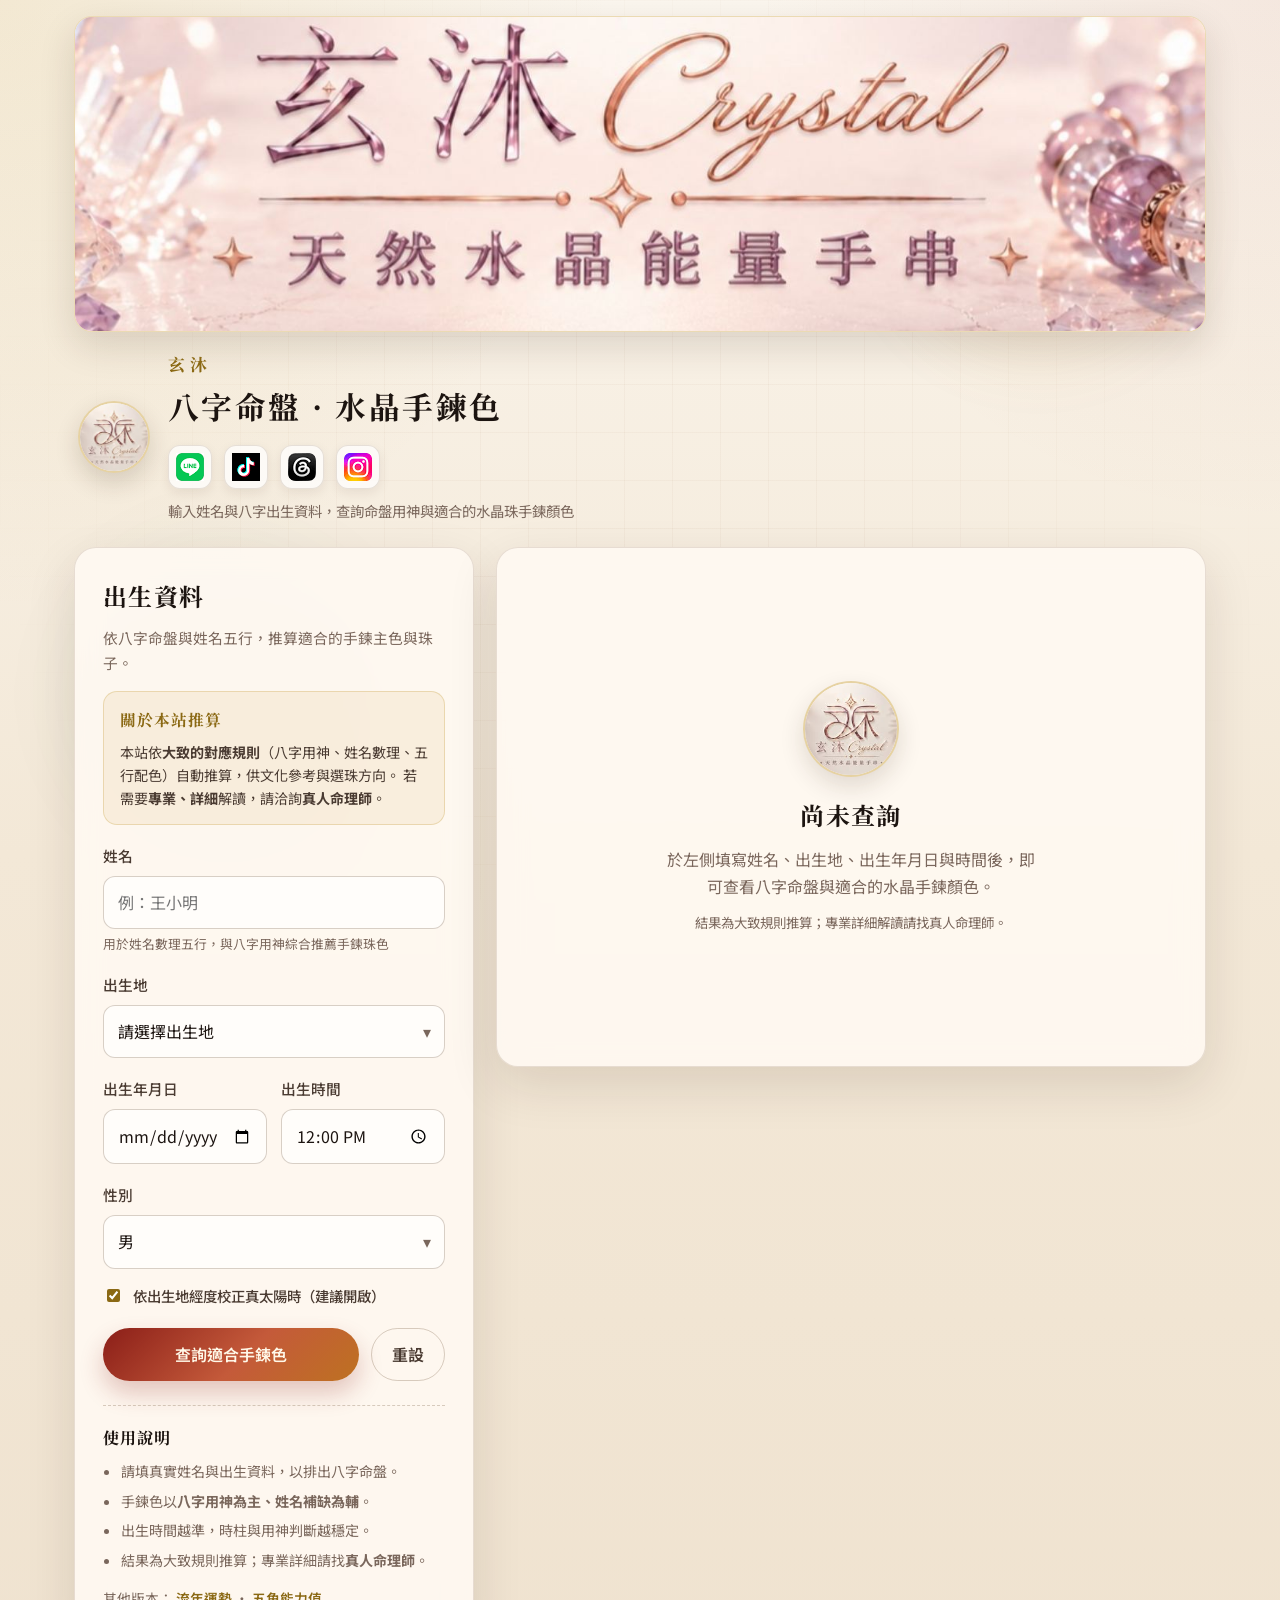
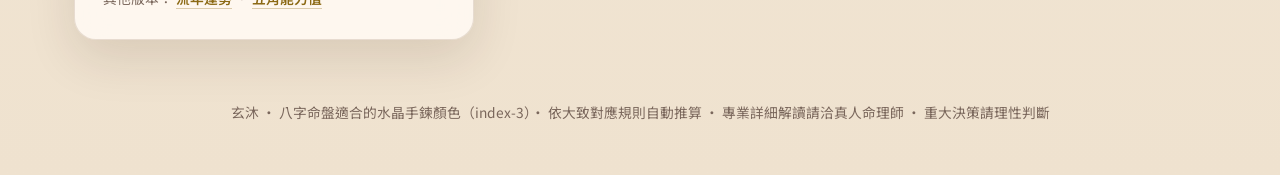
<file: index.html>
<!DOCTYPE html>
<html lang="zh-Hant">
<head>
  <meta charset="UTF-8" />
  <meta name="viewport" content="width=device-width, initial-scale=1, viewport-fit=cover" />
  <meta name="theme-color" content="#f3e8d7" />
  <meta name="mobile-web-app-capable" content="yes" />
  <meta name="apple-mobile-web-app-capable" content="yes" />
  <meta name="apple-mobile-web-app-status-bar-style" content="default" />
  <meta name="format-detection" content="telephone=no" />
  <title>玄沐 · 八字命盤適合的水晶手鍊顏色</title>
  <link rel="icon" href="GM_n.jpg" type="image/jpeg" />
  <link rel="apple-touch-icon" href="GM_n.jpg" />
  <link rel="preconnect" href="https://fonts.googleapis.com" />
  <link rel="preconnect" href="https://fonts.gstatic.com" crossorigin />
  <link href="https://fonts.googleapis.com/css2?family=Noto+Serif+TC:wght@400;600;700&family=Noto+Sans+TC:wght@300;400;500;700&display=swap" rel="stylesheet" />
  <link rel="stylesheet" href="styles-3.css" />
</head>
<body class="page-index-3">
  <div class="bg-ornament" aria-hidden="true"></div>
  <div class="bg-glow" aria-hidden="true"></div>

  <header class="site-header">
    <div class="logo-banner">
      <img
        class="logo-banner-img"
        src="GM.jpg"
        alt="玄沐"
        width="1440"
        height="400"
        decoding="async"
      />
    </div>
    <div class="brand">
      <img
        class="brand-logo"
        src="GM_n.jpg"
        alt="玄沐"
        width="150"
        height="150"
        decoding="async"
      />
      <div class="brand-copy">
        <p class="brand-name">玄沐</p>
        <h1>八字命盤 · 水晶手鍊色</h1>
        <div class="brand-social" aria-label="社群連結">
          <a class="social-link" href="https://line.me/R/ti/p/@xmt1688" target="_blank" rel="noopener noreferrer" title="官方賴 @xmt1688">
            <img src="line.png" alt="官方賴 @xmt1688" width="40" height="40" decoding="async" />
          </a>
          <a class="social-link" href="https://www.tiktok.com/@xmt1688" target="_blank" rel="noopener noreferrer" title="TikTok @xmt1688">
            <img src="tiktok.png" alt="TikTok @xmt1688" width="40" height="40" decoding="async" />
          </a>
          <a class="social-link" href="https://www.threads.com/@xuan_mu_tang" target="_blank" rel="noopener noreferrer" title="Threads 玄沐Crystal Threads">
            <img src="threads.png" alt="Threads 玄沐Crystal Threads" width="40" height="40" decoding="async" />
          </a>
          <a class="social-link" href="https://www.instagram.com/xuan_mu_tang/" target="_blank" rel="noopener noreferrer" title="Instagram 天然能量水晶 @xuan_mu_tang">
            <img src="instagram.png" alt="Instagram 天然能量水晶 @xuan_mu_tang" width="40" height="40" decoding="async" />
          </a>
        </div>
        <p class="tagline">輸入姓名與八字出生資料，查詢命盤用神與適合的水晶珠手鍊顏色</p>
      </div>
    </div>
  </header>

  <main class="layout">
    <section class="panel form-panel">
      <div class="panel-head">
        <h2>出生資料</h2>
        <p>依八字命盤與姓名五行，推算適合的手鍊主色與珠子。</p>
      </div>

      <aside class="disclaimer-box" role="note">
        <h3>關於本站推算</h3>
        <p>
          本站依<strong>大致的對應規則</strong>（八字用神、姓名數理、五行配色）自動推算，供文化參考與選珠方向。
          若需要<strong>專業、詳細</strong>解讀，請洽詢<strong>真人命理師</strong>。
        </p>
      </aside>

      <form id="fortune-form" novalidate>
        <div class="field">
          <label for="fullname">姓名</label>
          <input type="text" id="fullname" name="fullname" required maxlength="6" placeholder="例：王小明" autocomplete="name" />
          <p class="field-hint">用於姓名數理五行，與八字用神綜合推薦手鍊珠色</p>
        </div>

        <div class="field">
          <label for="birthplace">出生地</label>
          <div class="select-wrap">
            <select id="birthplace" name="birthplace" required>
              <option value="" disabled selected>請選擇出生地</option>
              <optgroup label="台灣">
                <option value="台北" data-lng="121.57" data-lat="25.04">台北</option>
                <option value="新北" data-lng="121.47" data-lat="25.01">新北</option>
                <option value="桃園" data-lng="121.30" data-lat="24.99">桃園</option>
                <option value="台中" data-lng="120.68" data-lat="24.15">台中</option>
                <option value="台南" data-lng="120.21" data-lat="22.99">台南</option>
                <option value="高雄" data-lng="120.31" data-lat="22.62">高雄</option>
                <option value="基隆" data-lng="121.74" data-lat="25.13">基隆</option>
                <option value="新竹" data-lng="120.97" data-lat="24.80">新竹</option>
                <option value="嘉義" data-lng="120.45" data-lat="23.48">嘉義</option>
                <option value="宜蘭" data-lng="121.75" data-lat="24.75">宜蘭</option>
                <option value="花蓮" data-lng="121.60" data-lat="23.99">花蓮</option>
                <option value="台東" data-lng="121.14" data-lat="22.76">台東</option>
                <option value="澎湖" data-lng="119.57" data-lat="23.57">澎湖</option>
                <option value="金門" data-lng="118.32" data-lat="24.44">金門</option>
                <option value="馬祖" data-lng="119.95" data-lat="26.16">馬祖</option>
              </optgroup>
              <optgroup label="中國大陸">
                <option value="北京" data-lng="116.41" data-lat="39.90">北京</option>
                <option value="上海" data-lng="121.47" data-lat="31.23">上海</option>
                <option value="廣州" data-lng="113.26" data-lat="23.13">廣州</option>
                <option value="深圳" data-lng="114.06" data-lat="22.54">深圳</option>
                <option value="香港" data-lng="114.17" data-lat="22.32">香港</option>
                <option value="澳門" data-lng="113.54" data-lat="22.19">澳門</option>
                <option value="杭州" data-lng="120.16" data-lat="30.27">杭州</option>
                <option value="南京" data-lng="118.80" data-lat="32.06">南京</option>
                <option value="成都" data-lng="104.07" data-lat="30.57">成都</option>
                <option value="重慶" data-lng="106.55" data-lat="29.56">重慶</option>
                <option value="武漢" data-lng="114.31" data-lat="30.59">武漢</option>
                <option value="西安" data-lng="108.94" data-lat="34.34">西安</option>
                <option value="天津" data-lng="117.20" data-lat="39.08">天津</option>
                <option value="蘇州" data-lng="120.62" data-lat="31.30">蘇州</option>
                <option value="廈門" data-lng="118.09" data-lat="24.48">廈門</option>
                <option value="福州" data-lng="119.30" data-lat="26.08">福州</option>
                <option value="青島" data-lng="120.38" data-lat="36.07">青島</option>
                <option value="大連" data-lng="121.61" data-lat="38.91">大連</option>
                <option value="瀋陽" data-lng="123.43" data-lat="41.80">瀋陽</option>
                <option value="哈爾濱" data-lng="126.64" data-lat="45.76">哈爾濱</option>
                <option value="長沙" data-lng="112.94" data-lat="28.23">長沙</option>
                <option value="鄭州" data-lng="113.63" data-lat="34.75">鄭州</option>
                <option value="昆明" data-lng="102.71" data-lat="25.04">昆明</option>
                <option value="南寧" data-lng="108.37" data-lat="22.82">南寧</option>
                <option value="海口" data-lng="110.20" data-lat="20.05">海口</option>
                <option value="拉薩" data-lng="91.11" data-lat="29.65">拉薩</option>
                <option value="烏魯木齊" data-lng="87.62" data-lat="43.83">烏魯木齊</option>
              </optgroup>
              <optgroup label="其他地區">
                <option value="東京" data-lng="139.69" data-lat="35.69">東京</option>
                <option value="首爾" data-lng="126.98" data-lat="37.57">首爾</option>
                <option value="新加坡" data-lng="103.82" data-lat="1.35">新加坡</option>
                <option value="吉隆坡" data-lng="101.69" data-lat="3.14">吉隆坡</option>
                <option value="曼谷" data-lng="100.50" data-lat="13.76">曼谷</option>
                <option value="紐約" data-lng="-74.01" data-lat="40.71">紐約</option>
                <option value="洛杉磯" data-lng="-118.24" data-lat="34.05">洛杉磯</option>
                <option value="倫敦" data-lng="-0.13" data-lat="51.51">倫敦</option>
                <option value="巴黎" data-lng="2.35" data-lat="48.86">巴黎</option>
                <option value="雪梨" data-lng="151.21" data-lat="-33.87">雪梨</option>
              </optgroup>
              <option value="其他" data-lng="120.00" data-lat="25.00">其他／未知（以東經 120° 估算）</option>
            </select>
          </div>
        </div>

        <div class="field-row">
          <div class="field">
            <label for="birthdate">出生年月日</label>
            <input type="date" id="birthdate" name="birthdate" required min="1900-01-01" max="2100-12-31" />
          </div>
          <div class="field">
            <label for="birthtime">出生時間</label>
            <input type="time" id="birthtime" name="birthtime" required value="12:00" />
          </div>
        </div>

        <div class="field">
          <label for="gender">性別</label>
          <div class="select-wrap">
            <select id="gender" name="gender">
              <option value="male">男</option>
              <option value="female">女</option>
            </select>
          </div>
        </div>

        <div class="field checkbox-field">
          <label class="checkbox-label">
            <input type="checkbox" id="use-true-solar" checked />
            <span>依出生地經度校正真太陽時（建議開啟）</span>
          </label>
        </div>

        <p id="form-error" class="form-error" hidden></p>

        <div class="actions">
          <button type="submit" class="btn btn-primary">
            <span>查詢適合手鍊色</span>
          </button>
          <button type="button" class="btn btn-ghost" id="reset-btn">重設</button>
        </div>
      </form>

      <aside class="tips">
        <h3>使用說明</h3>
        <ul>
          <li>請填真實姓名與出生資料，以排出八字命盤。</li>
          <li>手鍊色以<strong>八字用神為主、姓名補缺為輔</strong>。</li>
          <li>出生時間越準，時柱與用神判斷越穩定。</li>
          <li>結果為大致規則推算；專業詳細請找<strong>真人命理師</strong>。</li>
        </ul>
        <p class="tips-links">
          其他版本：
          <a href="index-3.html">流年運勢</a> ·
          <a href="index-2.html">五角能力值</a>
        </p>
      </aside>
    </section>

    <section class="panel result-panel" id="result-panel" hidden>
      <div class="panel-head result-head">
        <div>
          <p class="eyebrow" id="result-subtitle">手鍊色報告</p>
          <h2 id="result-title">八字命盤與手鍊色</h2>
        </div>
        <div class="year-badge" id="year-badge">—</div>
      </div>

      <div class="meta-grid" id="meta-grid"></div>

      <div class="pillars-section">
        <h3>命盤四柱</h3>
        <div class="pillars" id="pillars"></div>
      </div>

      <div class="detail-blocks detail-blocks--i3">
        <article class="detail-card" id="card-bazi-note">
          <h3>命盤與用神摘要</h3>
          <div class="detail-body" id="bazi-note-body"></div>
        </article>
        <article class="detail-card" id="card-elements">
          <h3>五行能力值</h3>
          <div class="detail-body" id="elements-body"></div>
        </article>
        <article class="detail-card" id="card-crystals">
          <h3>適合的水晶珠手鍊顏色</h3>
          <div class="detail-body" id="crystals-body"></div>
        </article>
      </div>

      <aside class="disclaimer-box disclaimer-box--result" role="note">
        <h3>溫馨提醒</h3>
        <p>
          以上依<strong>大致對應規則</strong>自動產生，僅供文化娛樂、選珠參考。
          與專業排盤可能有差異。專業詳細解讀請洽<strong>真人命理師</strong>；重大決策請理性判斷。
        </p>
      </aside>
    </section>

    <section class="panel empty-panel" id="empty-panel">
      <div class="empty-state">
        <img class="empty-icon" src="GM_n.jpg" alt="玄沐" width="150" height="150" decoding="async" />
        <h2>尚未查詢</h2>
        <p>於左側填寫姓名、出生地、出生年月日與時間後，即可查看八字命盤與適合的水晶手鍊顏色。</p>
        <p class="empty-disclaimer">結果為大致規則推算；專業詳細解讀請找真人命理師。</p>
      </div>
    </section>
  </main>

  <footer class="site-footer">
    <p>
      玄沐 · 八字命盤適合的水晶手鍊顏色（index-3）· 依大致對應規則自動推算 ·
      專業詳細解讀請洽真人命理師 · 重大決策請理性判斷
    </p>
  </footer>

  <script src="name-wuxing.js"></script>
  <script src="bazi.js"></script>
  <script src="app-3.js"></script>
</body>
</html>
</file>
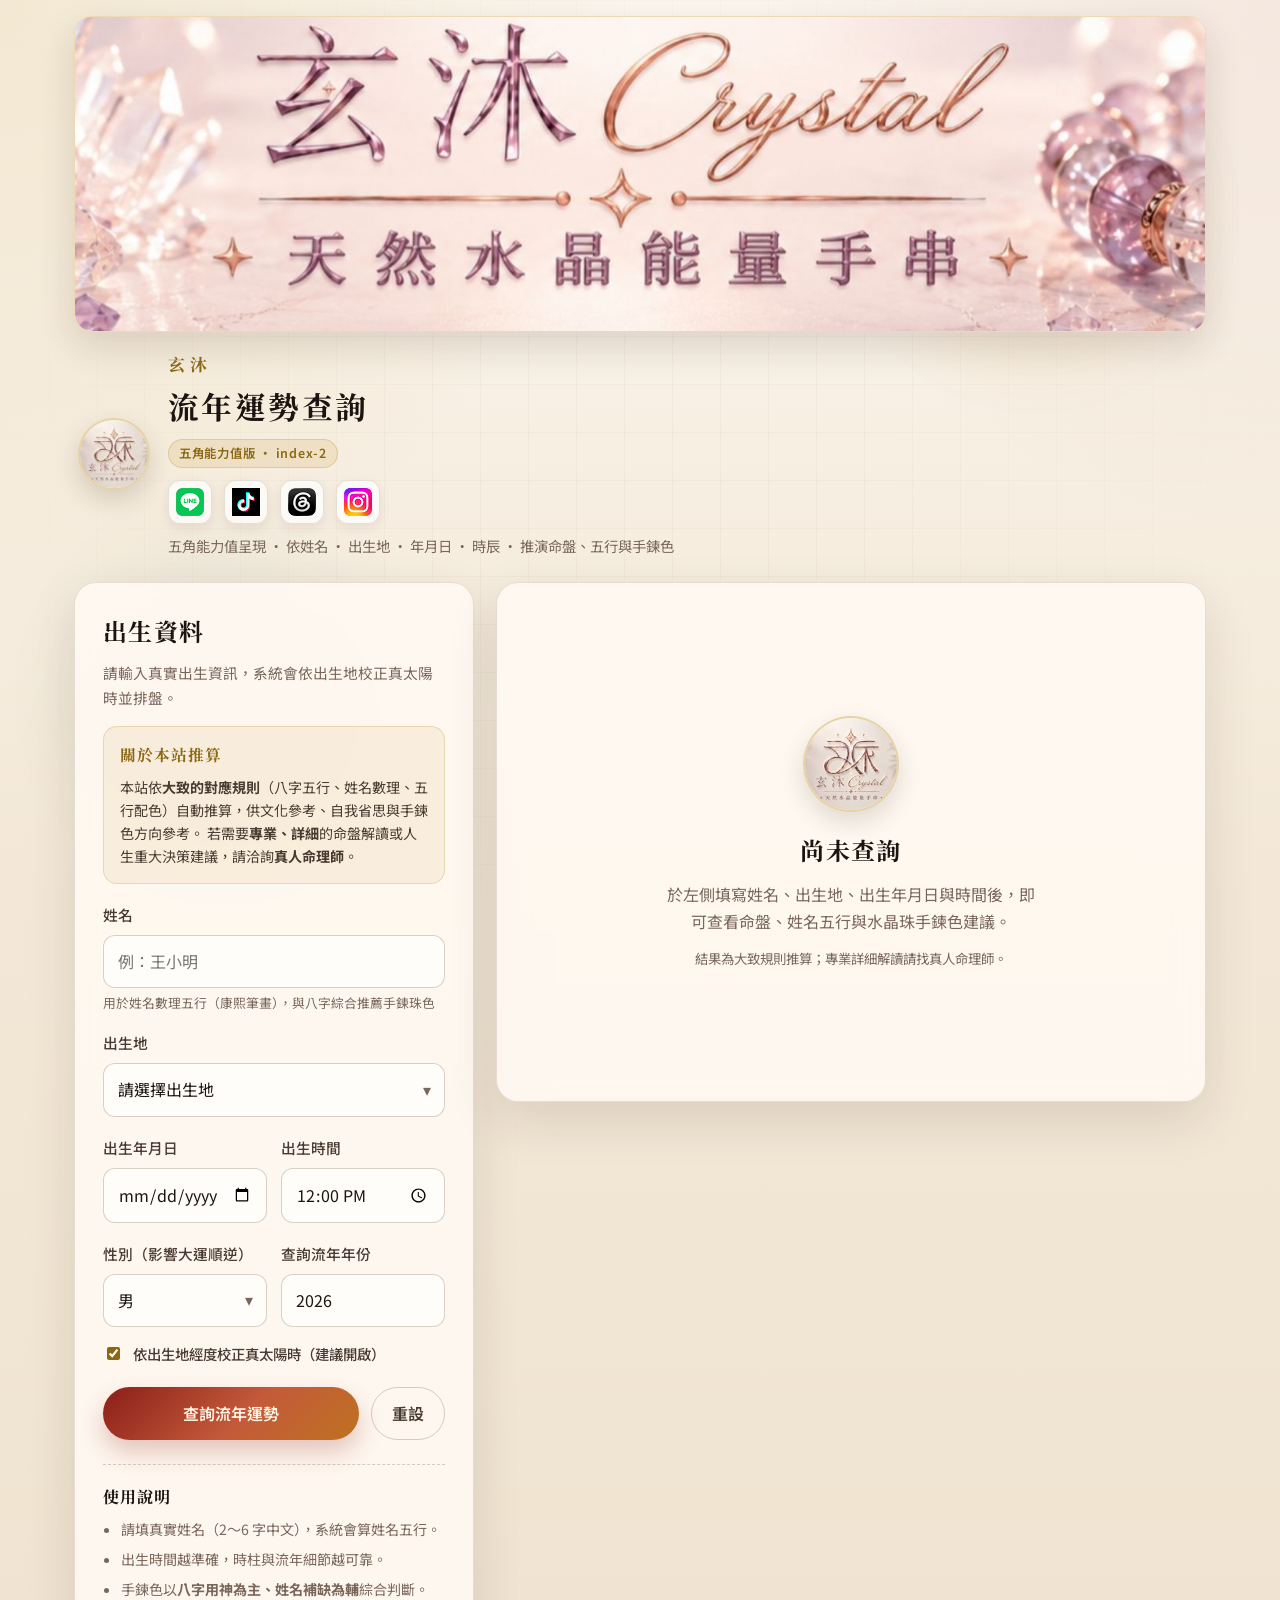
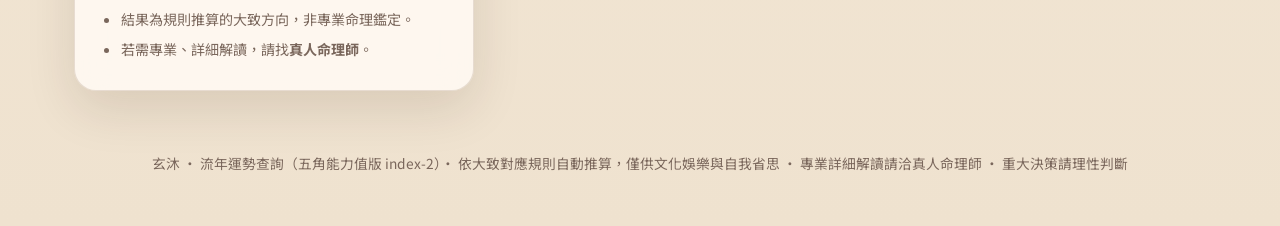
<file: index-2.html>
<!DOCTYPE html>
<html lang="zh-Hant">
<head>
  <meta charset="UTF-8" />
  <meta name="viewport" content="width=device-width, initial-scale=1, viewport-fit=cover" />
  <meta name="theme-color" content="#f3e8d7" />
  <meta name="mobile-web-app-capable" content="yes" />
  <meta name="apple-mobile-web-app-capable" content="yes" />
  <meta name="apple-mobile-web-app-status-bar-style" content="default" />
  <meta name="format-detection" content="telephone=no" />
  <title>玄沐 · 流年運勢查詢（五角能力值版）</title>
  <link rel="icon" href="GM_n.jpg" type="image/jpeg" />
  <link rel="apple-touch-icon" href="GM_n.jpg" />
  <link rel="preconnect" href="https://fonts.googleapis.com" />
  <link rel="preconnect" href="https://fonts.gstatic.com" crossorigin />
  <link href="https://fonts.googleapis.com/css2?family=Noto+Serif+TC:wght@400;600;700&family=Noto+Sans+TC:wght@300;400;500;700&display=swap" rel="stylesheet" />
  <link rel="stylesheet" href="styles-2.css" />
</head>
<body>
  <div class="bg-ornament" aria-hidden="true"></div>
  <div class="bg-glow" aria-hidden="true"></div>

  <header class="site-header">
    <div class="logo-banner">
      <img
        class="logo-banner-img"
        src="GM.jpg"
        alt="玄沐"
        width="1440"
        height="400"
        decoding="async"
      />
    </div>
    <div class="brand">
      <img
        class="brand-logo"
        src="GM_n.jpg"
        alt="玄沐"
        width="150"
        height="150"
        decoding="async"
      />
      <div class="brand-copy">
        <p class="brand-name">玄沐</p>
        <h1>流年運勢查詢</h1>
        <p class="version-badge">五角能力值版 · index-2</p>
        <div class="brand-social" aria-label="社群連結">
          <a
            class="social-link"
            href="https://line.me/R/ti/p/@xmt1688"
            target="_blank"
            rel="noopener noreferrer"
            title="官方賴 @xmt1688"
          >
            <img src="line.png" alt="官方賴 @xmt1688" width="40" height="40" decoding="async" />
          </a>
          <a
            class="social-link"
            href="https://www.tiktok.com/@xmt1688"
            target="_blank"
            rel="noopener noreferrer"
            title="TikTok @xmt1688"
          >
            <img src="tiktok.png" alt="TikTok @xmt1688" width="40" height="40" decoding="async" />
          </a>
          <a
            class="social-link"
            href="https://www.threads.com/@xuan_mu_tang"
            target="_blank"
            rel="noopener noreferrer"
            title="Threads 玄沐Crystal Threads"
          >
            <img src="threads.png" alt="Threads 玄沐Crystal Threads" width="40" height="40" decoding="async" />
          </a>
          <a
            class="social-link"
            href="https://www.instagram.com/xuan_mu_tang/"
            target="_blank"
            rel="noopener noreferrer"
            title="Instagram 天然能量水晶 @xuan_mu_tang"
          >
            <img src="instagram.png" alt="Instagram 天然能量水晶 @xuan_mu_tang" width="40" height="40" decoding="async" />
          </a>
        </div>
        <p class="tagline">五角能力值呈現 · 依姓名 · 出生地 · 年月日 · 時辰 · 推演命盤、五行與手鍊色</p>
      </div>
    </div>
  </header>

  <main class="layout">
    <section class="panel form-panel">
      <div class="panel-head">
        <h2>出生資料</h2>
        <p>請輸入真實出生資訊，系統會依出生地校正真太陽時並排盤。</p>
      </div>

      <aside class="disclaimer-box" role="note">
        <h3>關於本站推算</h3>
        <p>
          本站依<strong>大致的對應規則</strong>（八字五行、姓名數理、五行配色）自動推算，供文化參考、自我省思與手鍊色方向參考。
          若需要<strong>專業、詳細</strong>的命盤解讀或人生重大決策建議，請洽詢<strong>真人命理師</strong>。
        </p>
      </aside>

      <form id="fortune-form" novalidate>
        <div class="field">
          <label for="fullname">姓名</label>
          <input
            type="text"
            id="fullname"
            name="fullname"
            required
            maxlength="6"
            placeholder="例：王小明"
            autocomplete="name"
          />
          <p class="field-hint">用於姓名數理五行（康熙筆畫），與八字綜合推薦手鍊珠色</p>
        </div>

        <div class="field">
          <label for="birthplace">出生地</label>
          <div class="select-wrap">
            <select id="birthplace" name="birthplace" required>
              <option value="" disabled selected>請選擇出生地</option>
              <optgroup label="台灣">
                <option value="台北" data-lng="121.57" data-lat="25.04">台北</option>
                <option value="新北" data-lng="121.47" data-lat="25.01">新北</option>
                <option value="桃園" data-lng="121.30" data-lat="24.99">桃園</option>
                <option value="台中" data-lng="120.68" data-lat="24.15">台中</option>
                <option value="台南" data-lng="120.21" data-lat="22.99">台南</option>
                <option value="高雄" data-lng="120.31" data-lat="22.62">高雄</option>
                <option value="基隆" data-lng="121.74" data-lat="25.13">基隆</option>
                <option value="新竹" data-lng="120.97" data-lat="24.80">新竹</option>
                <option value="嘉義" data-lng="120.45" data-lat="23.48">嘉義</option>
                <option value="宜蘭" data-lng="121.75" data-lat="24.75">宜蘭</option>
                <option value="花蓮" data-lng="121.60" data-lat="23.99">花蓮</option>
                <option value="台東" data-lng="121.14" data-lat="22.76">台東</option>
                <option value="澎湖" data-lng="119.57" data-lat="23.57">澎湖</option>
                <option value="金門" data-lng="118.32" data-lat="24.44">金門</option>
                <option value="馬祖" data-lng="119.95" data-lat="26.16">馬祖</option>
              </optgroup>
              <optgroup label="中國大陸">
                <option value="北京" data-lng="116.41" data-lat="39.90">北京</option>
                <option value="上海" data-lng="121.47" data-lat="31.23">上海</option>
                <option value="廣州" data-lng="113.26" data-lat="23.13">廣州</option>
                <option value="深圳" data-lng="114.06" data-lat="22.54">深圳</option>
                <option value="香港" data-lng="114.17" data-lat="22.32">香港</option>
                <option value="澳門" data-lng="113.54" data-lat="22.19">澳門</option>
                <option value="杭州" data-lng="120.16" data-lat="30.27">杭州</option>
                <option value="南京" data-lng="118.80" data-lat="32.06">南京</option>
                <option value="成都" data-lng="104.07" data-lat="30.57">成都</option>
                <option value="重慶" data-lng="106.55" data-lat="29.56">重慶</option>
                <option value="武漢" data-lng="114.31" data-lat="30.59">武漢</option>
                <option value="西安" data-lng="108.94" data-lat="34.34">西安</option>
                <option value="天津" data-lng="117.20" data-lat="39.08">天津</option>
                <option value="蘇州" data-lng="120.62" data-lat="31.30">蘇州</option>
                <option value="廈門" data-lng="118.09" data-lat="24.48">廈門</option>
                <option value="福州" data-lng="119.30" data-lat="26.08">福州</option>
                <option value="青島" data-lng="120.38" data-lat="36.07">青島</option>
                <option value="大連" data-lng="121.61" data-lat="38.91">大連</option>
                <option value="瀋陽" data-lng="123.43" data-lat="41.80">瀋陽</option>
                <option value="哈爾濱" data-lng="126.64" data-lat="45.76">哈爾濱</option>
                <option value="長沙" data-lng="112.94" data-lat="28.23">長沙</option>
                <option value="鄭州" data-lng="113.63" data-lat="34.75">鄭州</option>
                <option value="昆明" data-lng="102.71" data-lat="25.04">昆明</option>
                <option value="南寧" data-lng="108.37" data-lat="22.82">南寧</option>
                <option value="海口" data-lng="110.20" data-lat="20.05">海口</option>
                <option value="拉薩" data-lng="91.11" data-lat="29.65">拉薩</option>
                <option value="烏魯木齊" data-lng="87.62" data-lat="43.83">烏魯木齊</option>
              </optgroup>
              <optgroup label="其他地區">
                <option value="東京" data-lng="139.69" data-lat="35.69">東京</option>
                <option value="首爾" data-lng="126.98" data-lat="37.57">首爾</option>
                <option value="新加坡" data-lng="103.82" data-lat="1.35">新加坡</option>
                <option value="吉隆坡" data-lng="101.69" data-lat="3.14">吉隆坡</option>
                <option value="曼谷" data-lng="100.50" data-lat="13.76">曼谷</option>
                <option value="紐約" data-lng="-74.01" data-lat="40.71">紐約</option>
                <option value="洛杉磯" data-lng="-118.24" data-lat="34.05">洛杉磯</option>
                <option value="倫敦" data-lng="-0.13" data-lat="51.51">倫敦</option>
                <option value="巴黎" data-lng="2.35" data-lat="48.86">巴黎</option>
                <option value="雪梨" data-lng="151.21" data-lat="-33.87">雪梨</option>
              </optgroup>
              <option value="其他" data-lng="120.00" data-lat="25.00">其他／未知（以東經 120° 估算）</option>
            </select>
          </div>
        </div>

        <div class="field-row">
          <div class="field">
            <label for="birthdate">出生年月日</label>
            <input type="date" id="birthdate" name="birthdate" required min="1900-01-01" max="2100-12-31" />
          </div>
          <div class="field">
            <label for="birthtime">出生時間</label>
            <input type="time" id="birthtime" name="birthtime" required value="12:00" />
          </div>
        </div>

        <div class="field-row">
          <div class="field">
            <label for="gender">性別（影響大運順逆）</label>
            <div class="select-wrap">
              <select id="gender" name="gender">
                <option value="male">男</option>
                <option value="female">女</option>
              </select>
            </div>
          </div>
          <div class="field">
            <label for="query-year">查詢流年年份</label>
            <input type="number" id="query-year" name="query-year" min="1900" max="2100" step="1" />
          </div>
        </div>

        <div class="field checkbox-field">
          <label class="checkbox-label">
            <input type="checkbox" id="use-true-solar" checked />
            <span>依出生地經度校正真太陽時（建議開啟）</span>
          </label>
        </div>

        <p id="form-error" class="form-error" hidden></p>

        <div class="actions">
          <button type="submit" class="btn btn-primary">
            <span>查詢流年運勢</span>
          </button>
          <button type="button" class="btn btn-ghost" id="reset-btn">重設</button>
        </div>
      </form>

      <aside class="tips">
        <h3>使用說明</h3>
        <ul>
          <li>請填真實姓名（2～6 字中文），系統會算姓名五行。</li>
          <li>出生時間越準確，時柱與流年細節越可靠。</li>
          <li>手鍊色以<strong>八字用神為主、姓名補缺為輔</strong>綜合判斷。</li>
          <li>結果為規則推算的大致方向，非專業命理鑑定。</li>
          <li>若需專業、詳細解讀，請找<strong>真人命理師</strong>。</li>
        </ul>
      </aside>
    </section>

    <section class="panel result-panel" id="result-panel" hidden>
      <div class="panel-head result-head">
        <div>
          <p class="eyebrow" id="result-subtitle">流年報告</p>
          <h2 id="result-title">您的流年運勢</h2>
        </div>
        <div class="year-badge" id="year-badge">—</div>
      </div>

      <div class="meta-grid" id="meta-grid"></div>

      <div class="pillars-section">
        <h3>命盤四柱</h3>
        <div class="pillars" id="pillars"></div>
      </div>

      <div class="score-section">
        <div class="score-card">
          <div class="score-ring" id="score-ring">
            <svg viewBox="0 0 120 120" aria-hidden="true">
              <circle class="ring-bg" cx="60" cy="60" r="52" />
              <circle class="ring-fg" id="score-circle" cx="60" cy="60" r="52" />
            </svg>
            <div class="score-value">
              <strong id="score-num">—</strong>
              <span>綜合指數</span>
            </div>
          </div>
          <div class="score-copy">
            <h3 id="score-label">—</h3>
            <p id="score-summary">—</p>
          </div>
        </div>
      </div>

      <div class="aspect-radar-wrap" id="aspect-grid"></div>

      <div class="detail-blocks">
        <article class="detail-card" id="card-liunian">
          <h3>流年總論</h3>
          <div class="detail-body" id="liunian-body"></div>
        </article>
        <article class="detail-card" id="card-advice">
          <h3>開運建議</h3>
          <div class="detail-body" id="advice-body"></div>
        </article>
        <article class="detail-card" id="card-name">
          <h3>姓名五行</h3>
          <div class="detail-body" id="name-body"></div>
        </article>
        <article class="detail-card" id="card-crystals">
          <h3>適合的水晶珠手鍊</h3>
          <div class="detail-body" id="crystals-body"></div>
        </article>
        <article class="detail-card" id="card-elements">
          <h3>五行能力值</h3>
          <div class="detail-body" id="elements-body"></div>
        </article>
        <article class="detail-card" id="card-months">
          <h3>流月重點</h3>
          <div class="detail-body" id="months-body"></div>
        </article>
      </div>

      <aside class="disclaimer-box disclaimer-box--result" role="note">
        <h3>溫馨提醒</h3>
        <p>
          以上內容依本站<strong>大致對應規則</strong>自動產生，僅供文化娛樂、自我省思與手鍊色參考。
          與專業排盤或真人解讀可能有差異。若需要專業、詳細的命理解讀，請洽詢<strong>真人命理師</strong>；重大決策請理性判斷。
        </p>
      </aside>
    </section>

    <section class="panel empty-panel" id="empty-panel">
      <div class="empty-state">
        <img class="empty-icon" src="GM_n.jpg" alt="玄沐" width="150" height="150" decoding="async" />
        <h2>尚未查詢</h2>
        <p>於左側填寫姓名、出生地、出生年月日與時間後，即可查看命盤、姓名五行與水晶珠手鍊色建議。</p>
        <p class="empty-disclaimer">結果為大致規則推算；專業詳細解讀請找真人命理師。</p>
      </div>
    </section>
  </main>

  <footer class="site-footer">
    <p>
      玄沐 · 流年運勢查詢（五角能力值版 index-2）· 依大致對應規則自動推算，僅供文化娛樂與自我省思 ·
      專業詳細解讀請洽真人命理師 · 重大決策請理性判斷
    </p>
  </footer>

  <script src="name-wuxing.js"></script>
  <script src="bazi.js"></script>
  <script src="app-2.js"></script>
</body>
</html>
</file>
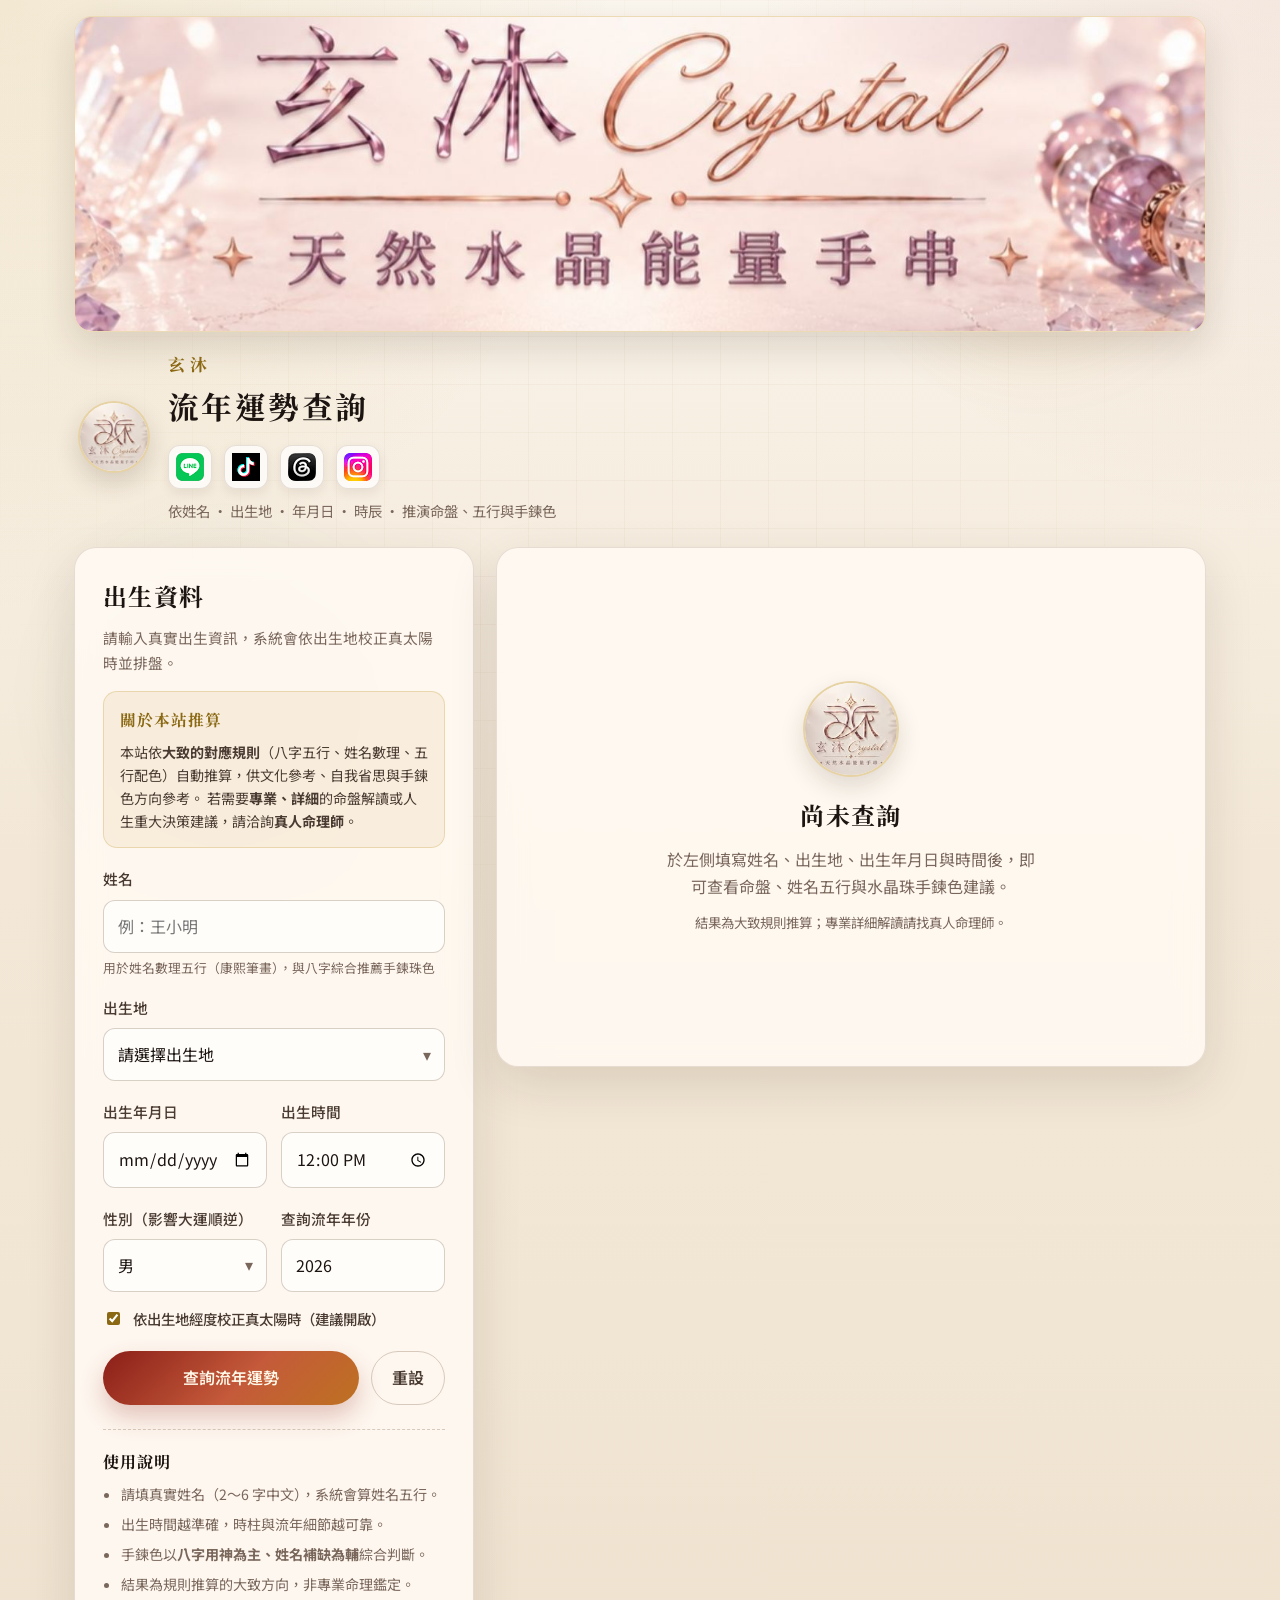
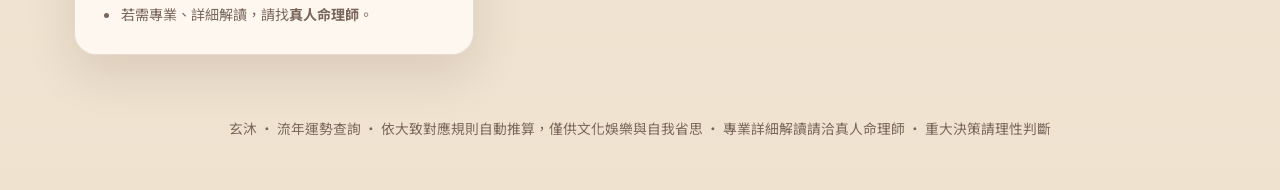
<file: index-3.html>
<!DOCTYPE html>
<html lang="zh-Hant">
<head>
  <meta charset="UTF-8" />
  <meta name="viewport" content="width=device-width, initial-scale=1, viewport-fit=cover" />
  <meta name="theme-color" content="#f3e8d7" />
  <meta name="mobile-web-app-capable" content="yes" />
  <meta name="apple-mobile-web-app-capable" content="yes" />
  <meta name="apple-mobile-web-app-status-bar-style" content="default" />
  <meta name="format-detection" content="telephone=no" />
  <title>玄沐 · 流年運勢查詢</title>
  <link rel="icon" href="GM_n.jpg" type="image/jpeg" />
  <link rel="apple-touch-icon" href="GM_n.jpg" />
  <link rel="preconnect" href="https://fonts.googleapis.com" />
  <link rel="preconnect" href="https://fonts.gstatic.com" crossorigin />
  <link href="https://fonts.googleapis.com/css2?family=Noto+Serif+TC:wght@400;600;700&family=Noto+Sans+TC:wght@300;400;500;700&display=swap" rel="stylesheet" />
  <link rel="stylesheet" href="styles.css" />
</head>
<body>
  <div class="bg-ornament" aria-hidden="true"></div>
  <div class="bg-glow" aria-hidden="true"></div>

  <header class="site-header">
    <div class="logo-banner">
      <img
        class="logo-banner-img"
        src="GM.jpg"
        alt="玄沐"
        width="1440"
        height="400"
        decoding="async"
      />
    </div>
    <div class="brand">
      <img
        class="brand-logo"
        src="GM_n.jpg"
        alt="玄沐"
        width="150"
        height="150"
        decoding="async"
      />
      <div class="brand-copy">
        <p class="brand-name">玄沐</p>
        <h1>流年運勢查詢</h1>
        <div class="brand-social" aria-label="社群連結">
          <a
            class="social-link"
            href="https://line.me/R/ti/p/@xmt1688"
            target="_blank"
            rel="noopener noreferrer"
            title="官方賴 @xmt1688"
          >
            <img src="line.png" alt="官方賴 @xmt1688" width="40" height="40" decoding="async" />
          </a>
          <a
            class="social-link"
            href="https://www.tiktok.com/@xmt1688"
            target="_blank"
            rel="noopener noreferrer"
            title="TikTok @xmt1688"
          >
            <img src="tiktok.png" alt="TikTok @xmt1688" width="40" height="40" decoding="async" />
          </a>
          <a
            class="social-link"
            href="https://www.threads.com/@xuan_mu_tang"
            target="_blank"
            rel="noopener noreferrer"
            title="Threads 玄沐Crystal Threads"
          >
            <img src="threads.png" alt="Threads 玄沐Crystal Threads" width="40" height="40" decoding="async" />
          </a>
          <a
            class="social-link"
            href="https://www.instagram.com/xuan_mu_tang/"
            target="_blank"
            rel="noopener noreferrer"
            title="Instagram 天然能量水晶 @xuan_mu_tang"
          >
            <img src="instagram.png" alt="Instagram 天然能量水晶 @xuan_mu_tang" width="40" height="40" decoding="async" />
          </a>
        </div>
        <p class="tagline">依姓名 · 出生地 · 年月日 · 時辰 · 推演命盤、五行與手鍊色</p>
      </div>
    </div>
  </header>

  <main class="layout">
    <section class="panel form-panel">
      <div class="panel-head">
        <h2>出生資料</h2>
        <p>請輸入真實出生資訊，系統會依出生地校正真太陽時並排盤。</p>
      </div>

      <aside class="disclaimer-box" role="note">
        <h3>關於本站推算</h3>
        <p>
          本站依<strong>大致的對應規則</strong>（八字五行、姓名數理、五行配色）自動推算，供文化參考、自我省思與手鍊色方向參考。
          若需要<strong>專業、詳細</strong>的命盤解讀或人生重大決策建議，請洽詢<strong>真人命理師</strong>。
        </p>
      </aside>

      <form id="fortune-form" novalidate>
        <div class="field">
          <label for="fullname">姓名</label>
          <input
            type="text"
            id="fullname"
            name="fullname"
            required
            maxlength="6"
            placeholder="例：王小明"
            autocomplete="name"
          />
          <p class="field-hint">用於姓名數理五行（康熙筆畫），與八字綜合推薦手鍊珠色</p>
        </div>

        <div class="field">
          <label for="birthplace">出生地</label>
          <div class="select-wrap">
            <select id="birthplace" name="birthplace" required>
              <option value="" disabled selected>請選擇出生地</option>
              <optgroup label="台灣">
                <option value="台北" data-lng="121.57" data-lat="25.04">台北</option>
                <option value="新北" data-lng="121.47" data-lat="25.01">新北</option>
                <option value="桃園" data-lng="121.30" data-lat="24.99">桃園</option>
                <option value="台中" data-lng="120.68" data-lat="24.15">台中</option>
                <option value="台南" data-lng="120.21" data-lat="22.99">台南</option>
                <option value="高雄" data-lng="120.31" data-lat="22.62">高雄</option>
                <option value="基隆" data-lng="121.74" data-lat="25.13">基隆</option>
                <option value="新竹" data-lng="120.97" data-lat="24.80">新竹</option>
                <option value="嘉義" data-lng="120.45" data-lat="23.48">嘉義</option>
                <option value="宜蘭" data-lng="121.75" data-lat="24.75">宜蘭</option>
                <option value="花蓮" data-lng="121.60" data-lat="23.99">花蓮</option>
                <option value="台東" data-lng="121.14" data-lat="22.76">台東</option>
                <option value="澎湖" data-lng="119.57" data-lat="23.57">澎湖</option>
                <option value="金門" data-lng="118.32" data-lat="24.44">金門</option>
                <option value="馬祖" data-lng="119.95" data-lat="26.16">馬祖</option>
              </optgroup>
              <optgroup label="中國大陸">
                <option value="北京" data-lng="116.41" data-lat="39.90">北京</option>
                <option value="上海" data-lng="121.47" data-lat="31.23">上海</option>
                <option value="廣州" data-lng="113.26" data-lat="23.13">廣州</option>
                <option value="深圳" data-lng="114.06" data-lat="22.54">深圳</option>
                <option value="香港" data-lng="114.17" data-lat="22.32">香港</option>
                <option value="澳門" data-lng="113.54" data-lat="22.19">澳門</option>
                <option value="杭州" data-lng="120.16" data-lat="30.27">杭州</option>
                <option value="南京" data-lng="118.80" data-lat="32.06">南京</option>
                <option value="成都" data-lng="104.07" data-lat="30.57">成都</option>
                <option value="重慶" data-lng="106.55" data-lat="29.56">重慶</option>
                <option value="武漢" data-lng="114.31" data-lat="30.59">武漢</option>
                <option value="西安" data-lng="108.94" data-lat="34.34">西安</option>
                <option value="天津" data-lng="117.20" data-lat="39.08">天津</option>
                <option value="蘇州" data-lng="120.62" data-lat="31.30">蘇州</option>
                <option value="廈門" data-lng="118.09" data-lat="24.48">廈門</option>
                <option value="福州" data-lng="119.30" data-lat="26.08">福州</option>
                <option value="青島" data-lng="120.38" data-lat="36.07">青島</option>
                <option value="大連" data-lng="121.61" data-lat="38.91">大連</option>
                <option value="瀋陽" data-lng="123.43" data-lat="41.80">瀋陽</option>
                <option value="哈爾濱" data-lng="126.64" data-lat="45.76">哈爾濱</option>
                <option value="長沙" data-lng="112.94" data-lat="28.23">長沙</option>
                <option value="鄭州" data-lng="113.63" data-lat="34.75">鄭州</option>
                <option value="昆明" data-lng="102.71" data-lat="25.04">昆明</option>
                <option value="南寧" data-lng="108.37" data-lat="22.82">南寧</option>
                <option value="海口" data-lng="110.20" data-lat="20.05">海口</option>
                <option value="拉薩" data-lng="91.11" data-lat="29.65">拉薩</option>
                <option value="烏魯木齊" data-lng="87.62" data-lat="43.83">烏魯木齊</option>
              </optgroup>
              <optgroup label="其他地區">
                <option value="東京" data-lng="139.69" data-lat="35.69">東京</option>
                <option value="首爾" data-lng="126.98" data-lat="37.57">首爾</option>
                <option value="新加坡" data-lng="103.82" data-lat="1.35">新加坡</option>
                <option value="吉隆坡" data-lng="101.69" data-lat="3.14">吉隆坡</option>
                <option value="曼谷" data-lng="100.50" data-lat="13.76">曼谷</option>
                <option value="紐約" data-lng="-74.01" data-lat="40.71">紐約</option>
                <option value="洛杉磯" data-lng="-118.24" data-lat="34.05">洛杉磯</option>
                <option value="倫敦" data-lng="-0.13" data-lat="51.51">倫敦</option>
                <option value="巴黎" data-lng="2.35" data-lat="48.86">巴黎</option>
                <option value="雪梨" data-lng="151.21" data-lat="-33.87">雪梨</option>
              </optgroup>
              <option value="其他" data-lng="120.00" data-lat="25.00">其他／未知（以東經 120° 估算）</option>
            </select>
          </div>
        </div>

        <div class="field-row">
          <div class="field">
            <label for="birthdate">出生年月日</label>
            <input type="date" id="birthdate" name="birthdate" required min="1900-01-01" max="2100-12-31" />
          </div>
          <div class="field">
            <label for="birthtime">出生時間</label>
            <input type="time" id="birthtime" name="birthtime" required value="12:00" />
          </div>
        </div>

        <div class="field-row">
          <div class="field">
            <label for="gender">性別（影響大運順逆）</label>
            <div class="select-wrap">
              <select id="gender" name="gender">
                <option value="male">男</option>
                <option value="female">女</option>
              </select>
            </div>
          </div>
          <div class="field">
            <label for="query-year">查詢流年年份</label>
            <input type="number" id="query-year" name="query-year" min="1900" max="2100" step="1" />
          </div>
        </div>

        <div class="field checkbox-field">
          <label class="checkbox-label">
            <input type="checkbox" id="use-true-solar" checked />
            <span>依出生地經度校正真太陽時（建議開啟）</span>
          </label>
        </div>

        <p id="form-error" class="form-error" hidden></p>

        <div class="actions">
          <button type="submit" class="btn btn-primary">
            <span>查詢流年運勢</span>
          </button>
          <button type="button" class="btn btn-ghost" id="reset-btn">重設</button>
        </div>
      </form>

      <aside class="tips">
        <h3>使用說明</h3>
        <ul>
          <li>請填真實姓名（2～6 字中文），系統會算姓名五行。</li>
          <li>出生時間越準確，時柱與流年細節越可靠。</li>
          <li>手鍊色以<strong>八字用神為主、姓名補缺為輔</strong>綜合判斷。</li>
          <li>結果為規則推算的大致方向，非專業命理鑑定。</li>
          <li>若需專業、詳細解讀，請找<strong>真人命理師</strong>。</li>
        </ul>
      </aside>
    </section>

    <section class="panel result-panel" id="result-panel" hidden>
      <div class="panel-head result-head">
        <div>
          <p class="eyebrow" id="result-subtitle">流年報告</p>
          <h2 id="result-title">您的流年運勢</h2>
        </div>
        <div class="year-badge" id="year-badge">—</div>
      </div>

      <div class="meta-grid" id="meta-grid"></div>

      <div class="pillars-section">
        <h3>命盤四柱</h3>
        <div class="pillars" id="pillars"></div>
      </div>

      <div class="score-section">
        <div class="score-card">
          <div class="score-ring" id="score-ring">
            <svg viewBox="0 0 120 120" aria-hidden="true">
              <circle class="ring-bg" cx="60" cy="60" r="52" />
              <circle class="ring-fg" id="score-circle" cx="60" cy="60" r="52" />
            </svg>
            <div class="score-value">
              <strong id="score-num">—</strong>
              <span>綜合指數</span>
            </div>
          </div>
          <div class="score-copy">
            <h3 id="score-label">—</h3>
            <p id="score-summary">—</p>
          </div>
        </div>
      </div>

      <div class="aspect-grid" id="aspect-grid"></div>

      <div class="detail-blocks">
        <article class="detail-card" id="card-liunian">
          <h3>流年總論</h3>
          <div class="detail-body" id="liunian-body"></div>
        </article>
        <article class="detail-card" id="card-advice">
          <h3>開運建議</h3>
          <div class="detail-body" id="advice-body"></div>
        </article>
        <article class="detail-card" id="card-name">
          <h3>姓名五行</h3>
          <div class="detail-body" id="name-body"></div>
        </article>
        <article class="detail-card" id="card-crystals">
          <h3>適合的水晶珠手鍊</h3>
          <div class="detail-body" id="crystals-body"></div>
        </article>
        <article class="detail-card" id="card-elements">
          <h3>八字五行能量</h3>
          <div class="detail-body" id="elements-body"></div>
        </article>
        <article class="detail-card" id="card-months">
          <h3>流月重點</h3>
          <div class="detail-body" id="months-body"></div>
        </article>
      </div>

      <aside class="disclaimer-box disclaimer-box--result" role="note">
        <h3>溫馨提醒</h3>
        <p>
          以上內容依本站<strong>大致對應規則</strong>自動產生，僅供文化娛樂、自我省思與手鍊色參考。
          與專業排盤或真人解讀可能有差異。若需要專業、詳細的命理解讀，請洽詢<strong>真人命理師</strong>；重大決策請理性判斷。
        </p>
      </aside>
    </section>

    <section class="panel empty-panel" id="empty-panel">
      <div class="empty-state">
        <img class="empty-icon" src="GM_n.jpg" alt="玄沐" width="150" height="150" decoding="async" />
        <h2>尚未查詢</h2>
        <p>於左側填寫姓名、出生地、出生年月日與時間後，即可查看命盤、姓名五行與水晶珠手鍊色建議。</p>
        <p class="empty-disclaimer">結果為大致規則推算；專業詳細解讀請找真人命理師。</p>
      </div>
    </section>
  </main>

  <footer class="site-footer">
    <p>
      玄沐 · 流年運勢查詢 · 依大致對應規則自動推算，僅供文化娛樂與自我省思 ·
      專業詳細解讀請洽真人命理師 · 重大決策請理性判斷
    </p>
  </footer>

  <script src="name-wuxing.js"></script>
  <script src="bazi.js"></script>
  <script src="app.js"></script>
</body>
</html>
</file>
<file: styles-3.css>
:root {
  --ink: #1c1410;
  --ink-soft: #4a3b32;
  --muted: #7a675c;
  --paper: #f7f0e6;
  --paper-2: #efe4d4;
  --card: rgba(255, 250, 243, 0.88);
  --card-solid: #fffaf3;
  --line: rgba(92, 58, 32, 0.14);
  --line-strong: rgba(92, 58, 32, 0.24);
  --gold: #b8860b;
  --gold-deep: #8b6914;
  --cinnabar: #a63d2f;
  --jade: #2f6b4f;
  --azure: #2f5670;
  --violet: #5c4570;
  --shadow: 0 18px 50px rgba(48, 28, 12, 0.12);
  --radius: 22px;
  --radius-sm: 14px;
  --font-serif: "Noto Serif TC", "Songti TC", "PMingLiU", serif;
  --font-sans: "Noto Sans TC", "Microsoft JhengHei", sans-serif;
}

*,
*::before,
*::after {
  box-sizing: border-box;
}

html {
  scroll-behavior: smooth;
  -webkit-text-size-adjust: 100%;
  text-size-adjust: 100%;
}

body {
  margin: 0;
  min-height: 100vh;
  min-height: 100dvh;
  color: var(--ink);
  font-family: var(--font-sans);
  background:
    radial-gradient(circle at top left, rgba(184, 134, 11, 0.12), transparent 28%),
    radial-gradient(circle at top right, rgba(166, 61, 47, 0.08), transparent 24%),
    linear-gradient(180deg, #fbf6ee 0%, #f3e8d7 48%, #efe2cf 100%);
  line-height: 1.7;
  overflow-x: hidden;
  -webkit-tap-highlight-color: rgba(184, 134, 11, 0.15);
}

img {
  max-width: 100%;
  height: auto;
}

button,
input,
select {
  touch-action: manipulation;
  font-size: 16px; /* 避免 iOS 聚焦時自動放大 */
}

.bg-ornament,
.bg-glow {
  pointer-events: none;
  position: fixed;
  inset: 0;
  z-index: 0;
}

.bg-ornament {
  background-image:
    linear-gradient(rgba(140, 96, 48, 0.04) 1px, transparent 1px),
    linear-gradient(90deg, rgba(140, 96, 48, 0.04) 1px, transparent 1px);
  background-size: 48px 48px;
  mask-image: radial-gradient(circle at center, black 30%, transparent 85%);
}

.bg-glow::before,
.bg-glow::after {
  content: "";
  position: absolute;
  border-radius: 50%;
  filter: blur(40px);
  opacity: 0.35;
}

.bg-glow::before {
  width: 280px;
  height: 280px;
  top: 8%;
  right: 8%;
  background: rgba(184, 134, 11, 0.25);
}

.bg-glow::after {
  width: 320px;
  height: 320px;
  bottom: 5%;
  left: 5%;
  background: rgba(47, 107, 79, 0.12);
}

.site-header,
.layout,
.site-footer {
  position: relative;
  z-index: 1;
}

.site-header {
  max-width: 1180px;
  margin: 0 auto;
  padding: 16px 24px 12px;
}

/* 頁首最上方：長形 LOGO（隨視窗寬度自動等比縮放） */
.logo-banner {
  width: 100%;
  max-width: 100%;
  margin: 0 0 18px;
  border-radius: clamp(12px, 1.5vw, 18px);
  overflow: hidden;
  border: 1px solid rgba(184, 134, 11, 0.28);
  box-shadow: 0 14px 36px rgba(48, 28, 12, 0.14);
  background: #fffaf3;
  line-height: 0;
}

.logo-banner-img {
  display: block;
  width: 100%;
  max-width: 100%;
  height: auto;
  aspect-ratio: 1440 / 400;
  object-fit: contain;
  object-position: center;
  vertical-align: middle;
}

.brand {
  display: flex;
  align-items: center;
  gap: 18px;
  padding: 0 4px;
}

/* 圓形 LOGO（GM_n.jpg） */
.brand-logo {
  width: clamp(52px, 8vw, 72px);
  height: clamp(52px, 8vw, 72px);
  object-fit: cover;
  object-position: center;
  border-radius: 50%;
  flex-shrink: 0;
  box-shadow: 0 10px 24px rgba(48, 28, 12, 0.16);
  border: 2px solid rgba(184, 134, 11, 0.35);
  background: #fffaf3;
}

.brand-copy {
  min-width: 0;
}

.brand-name {
  margin: 0 0 2px;
  font-family: var(--font-serif);
  font-size: 1.05rem;
  font-weight: 700;
  letter-spacing: 0.28em;
  color: var(--gold-deep);
}

/* index-3 版本標示 */
.version-badge {
  display: inline-block;
  margin: 6px 0 0;
  padding: 3px 10px;
  border-radius: 999px;
  font-size: 0.78rem;
  font-weight: 600;
  letter-spacing: 0.06em;
  color: #2f5670;
  background: rgba(47, 86, 112, 0.1);
  border: 1px solid rgba(47, 86, 112, 0.22);
}

/* index-3：手鍊結果置頂強調 */
.page-index-3 #card-crystals {
  grid-column: 1 / -1;
  order: -1;
}

.page-index-3 .detail-blocks--i3 {
  display: flex;
  flex-direction: column;
  gap: 14px;
}

.page-index-3 .detail-blocks--i3 #card-crystals {
  order: 0;
}

.page-index-3 .detail-blocks--i3 #card-bazi-note {
  order: 1;
}

.page-index-3 .detail-blocks--i3 #card-elements {
  order: 2;
}

.page-index-3 .recipe-title {
  margin: 12px 0 0;
  font-weight: 600;
}

.page-index-3 .tips-links {
  margin: 14px 0 0;
  font-size: 0.86rem;
  color: var(--muted);
}

.page-index-3 .tips-links a {
  color: var(--gold-deep);
  font-weight: 600;
  text-decoration: none;
  border-bottom: 1px solid rgba(139, 105, 20, 0.3);
}

.page-index-3 .tips-links a:hover {
  color: var(--cinnabar);
}

.brand h1 {
  margin: 0;
  font-family: var(--font-serif);
  font-size: clamp(1.7rem, 2.4vw, 2.2rem);
  letter-spacing: 0.08em;
}

.brand-slogan {
  margin: 10px 0 0;
  font-family: var(--font-serif);
  font-size: clamp(1.05rem, 2vw, 1.2rem);
  font-weight: 600;
  letter-spacing: 0.06em;
  color: var(--cinnabar);
  line-height: 1.5;
}

.brand-about {
  margin: 4px 0 0;
  color: var(--ink-soft);
  font-size: 0.92rem;
  line-height: 1.55;
}

.brand-social {
  display: flex;
  flex-wrap: wrap;
  align-items: center;
  gap: 12px;
  margin: 12px 0 0;
}

.social-link {
  display: inline-flex;
  align-items: center;
  justify-content: center;
  width: 44px;
  height: 44px;
  border-radius: 12px;
  background: rgba(255, 255, 255, 0.72);
  border: 1px solid var(--line);
  box-shadow: 0 4px 12px rgba(48, 28, 12, 0.08);
  text-decoration: none;
  transition: transform 0.15s ease, box-shadow 0.2s ease, border-color 0.2s ease;
}

.social-link:hover {
  transform: translateY(-2px);
  border-color: rgba(184, 134, 11, 0.4);
  box-shadow: 0 8px 18px rgba(48, 28, 12, 0.12);
}

.social-link:active {
  transform: translateY(0);
}

.social-link img {
  width: 28px;
  height: 28px;
  object-fit: contain;
  display: block;
}

.tagline {
  margin: 10px 0 0;
  color: var(--muted);
  font-size: 0.9rem;
}

.layout {
  max-width: 1180px;
  margin: 0 auto;
  padding: 12px 24px 48px;
  display: grid;
  grid-template-columns: minmax(320px, 400px) minmax(0, 1fr);
  gap: 22px;
  align-items: start;
}

.panel {
  background: var(--card);
  backdrop-filter: blur(14px);
  border: 1px solid var(--line);
  border-radius: var(--radius);
  box-shadow: var(--shadow);
}

.form-panel {
  padding: 28px;
  position: sticky;
  top: 18px;
}

.panel-head h2,
.result-head h2,
.pillars-section h3,
.detail-card h3,
.empty-state h2,
.tips h3 {
  margin: 0;
  font-family: var(--font-serif);
  letter-spacing: 0.06em;
}

.panel-head p {
  margin: 8px 0 0;
  color: var(--muted);
  font-size: 0.92rem;
}

.field {
  margin-top: 18px;
}

.field-row {
  display: grid;
  grid-template-columns: 1fr 1fr;
  gap: 14px;
}

label {
  display: block;
  margin-bottom: 8px;
  color: var(--ink-soft);
  font-size: 0.92rem;
  font-weight: 500;
}

input[type="date"],
input[type="time"],
input[type="number"],
input[type="text"],
.select-wrap select {
  width: 100%;
  appearance: none;
  border: 1px solid var(--line-strong);
  background: rgba(255, 255, 255, 0.72);
  color: var(--ink);
  border-radius: 12px;
  padding: 12px 14px;
  font: inherit;
  outline: none;
  transition: border-color 0.2s ease, box-shadow 0.2s ease, background 0.2s ease;
}

input:focus,
.select-wrap select:focus {
  border-color: rgba(184, 134, 11, 0.65);
  box-shadow: 0 0 0 4px rgba(184, 134, 11, 0.12);
  background: #fff;
}

.field-hint {
  margin: 6px 0 0;
  color: var(--muted);
  font-size: 0.8rem;
  line-height: 1.45;
}

.select-wrap {
  position: relative;
}

.select-wrap::after {
  content: "▾";
  position: absolute;
  right: 14px;
  top: 50%;
  transform: translateY(-50%);
  color: var(--muted);
  pointer-events: none;
}

.checkbox-field {
  margin-top: 16px;
}

.checkbox-label {
  display: flex;
  align-items: flex-start;
  gap: 10px;
  cursor: pointer;
  color: var(--ink-soft);
  font-size: 0.9rem;
  line-height: 1.5;
}

.checkbox-label input {
  margin-top: 4px;
  accent-color: var(--gold-deep);
}

.form-error {
  margin: 14px 0 0;
  padding: 10px 12px;
  border-radius: 10px;
  background: rgba(166, 61, 47, 0.08);
  color: var(--cinnabar);
  font-size: 0.9rem;
}

.actions {
  display: flex;
  gap: 12px;
  margin-top: 22px;
}

.btn {
  border: 0;
  border-radius: 999px;
  padding: 12px 20px;
  font: inherit;
  font-weight: 600;
  cursor: pointer;
  transition: transform 0.15s ease, box-shadow 0.2s ease, background 0.2s ease;
}

.btn:active {
  transform: translateY(1px);
}

.btn-primary {
  flex: 1;
  color: #fff8e8;
  background: linear-gradient(135deg, #8b1e18 0%, #c45a3a 55%, #b8860b 140%);
  box-shadow: 0 12px 24px rgba(139, 30, 24, 0.24);
}

.btn-primary:hover {
  box-shadow: 0 16px 28px rgba(139, 30, 24, 0.3);
}

.btn-ghost {
  background: transparent;
  color: var(--ink-soft);
  border: 1px solid var(--line-strong);
}

.btn-ghost:hover {
  background: rgba(255, 255, 255, 0.55);
}

/* 資料說明／免責 */
.disclaimer-box {
  margin-top: 16px;
  padding: 14px 16px;
  border-radius: 14px;
  background: rgba(184, 134, 11, 0.08);
  border: 1px solid rgba(184, 134, 11, 0.22);
}

.disclaimer-box h3 {
  margin: 0 0 8px;
  font-family: var(--font-serif);
  font-size: 0.98rem;
  letter-spacing: 0.06em;
  color: var(--gold-deep);
}

.disclaimer-box p {
  margin: 0;
  color: var(--ink-soft);
  font-size: 0.88rem;
  line-height: 1.65;
}

.disclaimer-box--result {
  margin-top: 18px;
  background: rgba(166, 61, 47, 0.05);
  border-color: rgba(166, 61, 47, 0.14);
}

.disclaimer-box--result h3 {
  color: var(--cinnabar);
}

.empty-disclaimer {
  margin-top: 12px !important;
  font-size: 0.84rem !important;
  color: var(--muted) !important;
  line-height: 1.55 !important;
}

.tips {
  margin-top: 24px;
  padding-top: 18px;
  border-top: 1px dashed var(--line-strong);
}

.tips h3 {
  font-size: 1rem;
  margin-bottom: 8px;
}

.tips ul {
  margin: 0;
  padding-left: 1.1rem;
  color: var(--muted);
  font-size: 0.88rem;
}

.tips li + li {
  margin-top: 6px;
}

.result-panel {
  padding: 28px;
  animation: rise 0.45s ease;
}

@keyframes rise {
  from {
    opacity: 0;
    transform: translateY(12px);
  }
  to {
    opacity: 1;
    transform: translateY(0);
  }
}

.result-head {
  display: flex;
  justify-content: space-between;
  gap: 16px;
  align-items: flex-start;
  margin-bottom: 20px;
}

.eyebrow {
  margin: 0 0 6px;
  color: var(--gold-deep);
  font-size: 0.85rem;
  letter-spacing: 0.14em;
  text-transform: uppercase;
}

.year-badge {
  min-width: 88px;
  padding: 12px 14px;
  border-radius: 16px;
  text-align: center;
  background: linear-gradient(160deg, rgba(184, 134, 11, 0.16), rgba(166, 61, 47, 0.12));
  border: 1px solid rgba(184, 134, 11, 0.28);
  font-family: var(--font-serif);
  font-size: 1.15rem;
  font-weight: 700;
  color: var(--gold-deep);
  white-space: pre-line;
  line-height: 1.35;
}

.meta-grid {
  display: grid;
  grid-template-columns: repeat(auto-fit, minmax(150px, 1fr));
  gap: 12px;
  margin-bottom: 22px;
}

.meta-item {
  padding: 14px 16px;
  border-radius: 16px;
  background: rgba(255, 255, 255, 0.55);
  border: 1px solid var(--line);
}

.meta-item span {
  display: block;
  color: var(--muted);
  font-size: 0.82rem;
  margin-bottom: 4px;
}

.meta-item strong {
  font-family: var(--font-serif);
  font-size: 1.05rem;
  font-weight: 600;
}

.pillars-section {
  margin-bottom: 22px;
}

.pillars-section h3 {
  margin-bottom: 12px;
  font-size: 1.05rem;
}

.pillars {
  display: grid;
  grid-template-columns: repeat(4, 1fr);
  gap: 12px;
}

.pillar-card {
  text-align: center;
  padding: 16px 10px;
  border-radius: 18px;
  background: linear-gradient(180deg, rgba(255, 255, 255, 0.78), rgba(247, 236, 218, 0.9));
  border: 1px solid var(--line);
}

.pillar-card .label {
  color: var(--muted);
  font-size: 0.82rem;
  margin-bottom: 10px;
}

.pillar-card .stem,
.pillar-card .branch {
  font-family: var(--font-serif);
  font-size: 1.8rem;
  font-weight: 700;
  line-height: 1.2;
}

.pillar-card .stem {
  color: var(--cinnabar);
}

.pillar-card .branch {
  color: var(--azure);
}

.pillar-card .elem {
  margin-top: 10px;
  font-size: 0.82rem;
  color: var(--muted);
}

.score-section {
  margin-bottom: 22px;
}

.score-card {
  display: grid;
  grid-template-columns: 140px 1fr;
  gap: 18px;
  align-items: center;
  padding: 18px;
  border-radius: 20px;
  background: linear-gradient(135deg, rgba(255, 255, 255, 0.7), rgba(245, 230, 205, 0.85));
  border: 1px solid var(--line);
}

.score-ring {
  position: relative;
  width: 120px;
  height: 120px;
}

.score-ring svg {
  width: 120px;
  height: 120px;
  transform: rotate(-90deg);
}

.ring-bg,
.ring-fg {
  fill: none;
  stroke-width: 10;
}

.ring-bg {
  stroke: rgba(92, 58, 32, 0.1);
}

.ring-fg {
  stroke: url(#none);
  stroke: #b8860b;
  stroke-linecap: round;
  stroke-dasharray: 326.73;
  stroke-dashoffset: 326.73;
  transition: stroke-dashoffset 0.8s ease;
}

.score-value {
  position: absolute;
  inset: 0;
  display: grid;
  place-content: center;
  text-align: center;
}

.score-value strong {
  font-family: var(--font-serif);
  font-size: 1.8rem;
  line-height: 1;
}

.score-value span {
  font-size: 0.75rem;
  color: var(--muted);
}

.score-copy h3 {
  margin: 0 0 8px;
  font-family: var(--font-serif);
  font-size: 1.25rem;
}

.score-copy p {
  margin: 0;
  color: var(--ink-soft);
}

/* 五角形能力值雷達圖 */
.aspect-radar-wrap {
  margin-bottom: 22px;
}

.radar-panel {
  padding: 18px;
  border-radius: 20px;
  background: linear-gradient(180deg, rgba(255, 255, 255, 0.72), rgba(247, 236, 218, 0.88));
  border: 1px solid var(--line);
}

.radar-panel-title {
  margin: 0 0 12px;
  font-family: var(--font-serif);
  font-size: 1.05rem;
  letter-spacing: 0.06em;
  text-align: center;
  color: var(--ink-soft);
}

.radar-block {
  display: grid;
  grid-template-columns: minmax(220px, 1fr) minmax(180px, 0.9fr);
  gap: 16px;
  align-items: center;
}

.radar-block--sm {
  grid-template-columns: 1fr;
  max-width: 360px;
  margin: 12px auto 0;
}

.radar-chart {
  width: 100%;
  max-width: 360px;
  margin: 0 auto;
}

.radar-chart svg {
  display: block;
  overflow: visible;
}

.radar-grid {
  fill: none;
  stroke: rgba(92, 58, 32, 0.12);
  stroke-width: 1;
}

.radar-axis {
  stroke: rgba(92, 58, 32, 0.14);
  stroke-width: 1;
}

.radar-data {
  stroke: var(--radar-color, #b8860b);
  stroke-width: 2;
  stroke-linejoin: round;
  fill-opacity: 0.9;
  transition: points 0.4s ease;
}

.radar-dot {
  fill: var(--radar-color, #b8860b);
  stroke: #fffaf3;
  stroke-width: 1.5;
}

.radar-label {
  font-size: 13px;
  font-weight: 700;
  fill: var(--ink-soft, #4a3b32);
  font-family: var(--font-serif), serif;
}

.radar-value {
  font-size: 11px;
  fill: var(--muted, #7a675c);
}

.radar-legend {
  list-style: none;
  margin: 0;
  padding: 0;
  display: grid;
  gap: 10px;
}

.radar-legend li {
  display: grid;
  grid-template-columns: 1fr auto;
  gap: 4px 10px;
  padding: 10px 12px;
  border-radius: 12px;
  background: rgba(255, 255, 255, 0.6);
  border: 1px solid var(--line);
}

.radar-legend-name {
  font-family: var(--font-serif);
  font-weight: 700;
  color: var(--ink-soft);
}

.radar-legend-score {
  font-weight: 700;
  color: var(--gold-deep);
  font-variant-numeric: tabular-nums;
}

.radar-legend-text {
  grid-column: 1 / -1;
  font-size: 0.86rem;
  color: var(--muted);
  line-height: 1.5;
}

.radar-note {
  margin: 12px 0 0;
  color: var(--muted);
  font-size: 0.88rem;
}

/* 八字五行卡片內雷達 */
#card-elements .radar-block {
  grid-template-columns: minmax(200px, 1fr) minmax(120px, 0.7fr);
}

#card-elements .radar-legend li {
  grid-template-columns: 1fr auto;
}

.detail-blocks {
  display: grid;
  grid-template-columns: 1fr 1fr;
  gap: 14px;
}

.detail-card {
  padding: 18px;
  border-radius: 18px;
  background: rgba(255, 255, 255, 0.5);
  border: 1px solid var(--line);
}

.detail-card h3 {
  margin-bottom: 12px;
  font-size: 1.05rem;
  padding-bottom: 10px;
  border-bottom: 1px solid var(--line);
}

.detail-body {
  color: var(--ink-soft);
  font-size: 0.94rem;
}

.detail-body p {
  margin: 0 0 10px;
}

.detail-body p:last-child {
  margin-bottom: 0;
}

.detail-body ul {
  margin: 0;
  padding-left: 1.1rem;
}

.detail-body li + li {
  margin-top: 6px;
}

.element-bars {
  display: grid;
  gap: 10px;
}

.element-row {
  display: grid;
  grid-template-columns: 42px 1fr 36px;
  gap: 10px;
  align-items: center;
}

.element-row .name {
  font-family: var(--font-serif);
  font-weight: 700;
}

.element-row .track {
  height: 10px;
  border-radius: 999px;
  background: rgba(92, 58, 32, 0.08);
  overflow: hidden;
}

.element-row .fill {
  height: 100%;
  border-radius: inherit;
}

.element-row .fill.wood { background: #3d8b5c; }
.element-row .fill.fire { background: #c45a3a; }
.element-row .fill.earth { background: #b8860b; }
.element-row .fill.metal { background: #7a8794; }
.element-row .fill.water { background: #3d6f99; }

/* 水晶顏色建議 */
.crystal-summary {
  margin: 0 0 12px !important;
}

.crystal-swatches {
  display: flex;
  flex-wrap: wrap;
  gap: 10px;
  margin-bottom: 14px;
}

.crystal-swatch {
  display: inline-flex;
  align-items: center;
  gap: 8px;
  padding: 8px 12px;
  border-radius: 999px;
  background: rgba(255, 255, 255, 0.65);
  border: 1px solid var(--line);
  font-size: 0.9rem;
}

.crystal-swatch .dot {
  width: 18px;
  height: 18px;
  border-radius: 50%;
  box-shadow: inset 0 0 0 1px rgba(0, 0, 0, 0.08);
  flex-shrink: 0;
}

.crystal-swatch .cname {
  font-weight: 600;
  color: var(--ink-soft);
}

.crystal-list {
  display: grid;
  gap: 10px;
}

.crystal-el {
  padding: 12px 14px;
  border-radius: 14px;
  background: rgba(255, 255, 255, 0.55);
  border: 1px solid var(--line);
}

.crystal-el-head {
  display: flex;
  flex-wrap: wrap;
  align-items: baseline;
  gap: 8px 12px;
  margin-bottom: 6px;
}

.crystal-el-head strong {
  font-family: var(--font-serif);
  color: var(--gold-deep);
  font-size: 1rem;
}

.crystal-el-head span {
  color: var(--muted);
  font-size: 0.88rem;
}

.crystal-meaning,
.crystal-stones,
.crystal-wear {
  margin: 0 0 4px !important;
  font-size: 0.9rem;
}

.crystal-wear {
  color: var(--muted) !important;
  margin-bottom: 0 !important;
}

.crystal-avoid {
  margin-top: 12px !important;
  padding: 10px 12px;
  border-radius: 12px;
  background: rgba(166, 61, 47, 0.06);
  color: var(--ink-soft);
  font-size: 0.9rem;
}

.crystal-extras {
  margin: 12px 0 0 !important;
  padding-left: 1.1rem;
  color: var(--ink-soft);
  font-size: 0.9rem;
}

.crystal-extras li + li {
  margin-top: 6px;
}

.crystal-note {
  margin-top: 12px !important;
  color: var(--muted) !important;
  font-size: 0.85rem !important;
}

/* 手鍊／姓名卡片可橫跨較寬閱讀 */
#card-crystals,
#card-name {
  grid-column: 1 / -1;
}

/* 姓名五行 */
.name-chars {
  display: flex;
  flex-wrap: wrap;
  gap: 10px;
  margin: 0 0 14px;
}

.name-char-card {
  min-width: 72px;
  padding: 12px 10px;
  text-align: center;
  border-radius: 14px;
  background: rgba(255, 255, 255, 0.65);
  border: 1px solid var(--line);
}

.name-char-card .ch {
  display: block;
  font-family: var(--font-serif);
  font-size: 1.6rem;
  font-weight: 700;
  line-height: 1.2;
  color: var(--cinnabar);
}

.name-char-card .meta {
  display: block;
  margin-top: 6px;
  font-size: 0.78rem;
  color: var(--muted);
}

.name-grids {
  display: grid;
  grid-template-columns: repeat(auto-fit, minmax(100px, 1fr));
  gap: 8px;
  margin-bottom: 12px;
}

.name-grid-item {
  padding: 10px 12px;
  border-radius: 12px;
  background: rgba(255, 255, 255, 0.55);
  border: 1px solid var(--line);
}

.name-grid-item span {
  display: block;
  font-size: 0.78rem;
  color: var(--muted);
}

.name-grid-item strong {
  font-family: var(--font-serif);
  font-size: 1.05rem;
}

/* 手鍊預覽 */
.bracelet-preview {
  display: flex;
  flex-wrap: wrap;
  align-items: center;
  justify-content: center;
  gap: 4px;
  padding: 16px 12px;
  margin: 0 0 14px;
  border-radius: 999px;
  background: linear-gradient(180deg, rgba(255, 255, 255, 0.75), rgba(245, 232, 210, 0.9));
  border: 1px solid var(--line);
  min-height: 56px;
}

.bead {
  width: 22px;
  height: 22px;
  border-radius: 50%;
  box-shadow:
    inset 0 2px 3px rgba(255, 255, 255, 0.45),
    inset 0 -2px 3px rgba(0, 0, 0, 0.12),
    0 1px 2px rgba(0, 0, 0, 0.1);
  border: 1px solid rgba(0, 0, 0, 0.08);
}

.bead.accent {
  width: 18px;
  height: 18px;
  opacity: 0.92;
}

.recipe-list {
  margin: 10px 0 0;
  padding-left: 1.1rem;
  font-size: 0.9rem;
}

.recipe-list li + li {
  margin-top: 6px;
}

.combo-tags {
  display: flex;
  flex-wrap: wrap;
  gap: 8px;
  margin: 0 0 12px;
}

.combo-tag {
  padding: 4px 10px;
  border-radius: 999px;
  font-size: 0.82rem;
  background: rgba(184, 134, 11, 0.12);
  color: var(--gold-deep);
  border: 1px solid rgba(184, 134, 11, 0.22);
}

.month-list {
  display: grid;
  gap: 10px;
}

.month-item {
  display: grid;
  grid-template-columns: 72px 1fr;
  gap: 10px;
  padding: 10px 12px;
  border-radius: 12px;
  background: rgba(255, 255, 255, 0.55);
  border: 1px solid var(--line);
}

.month-item strong {
  font-family: var(--font-serif);
  color: var(--gold-deep);
}

.month-item span {
  color: var(--ink-soft);
  font-size: 0.9rem;
}

.empty-panel {
  min-height: 520px;
  display: grid;
  place-items: center;
  padding: 40px;
}

.empty-state {
  text-align: center;
  max-width: 380px;
}

.empty-icon {
  width: 96px;
  height: 96px;
  margin: 0 auto 18px;
  display: block;
  object-fit: cover;
  object-position: center;
  border-radius: 50%;
  background: #fffaf3;
  border: 2px solid rgba(184, 134, 11, 0.35);
  box-shadow: 0 10px 24px rgba(48, 28, 12, 0.14);
}

.empty-state p {
  margin: 10px 0 0;
  color: var(--muted);
}

.site-footer {
  max-width: 1180px;
  margin: 0 auto;
  padding: 0 24px 36px;
  color: var(--muted);
  font-size: 0.86rem;
  text-align: center;
}

.tag {
  display: inline-block;
  padding: 2px 8px;
  border-radius: 999px;
  background: rgba(184, 134, 11, 0.12);
  color: var(--gold-deep);
  font-size: 0.78rem;
  margin-left: 6px;
}

/* ---------- 平板 ---------- */
@media (max-width: 960px) {
  .layout {
    grid-template-columns: 1fr;
    gap: 16px;
  }

  .form-panel {
    position: static;
  }

  .detail-blocks {
    grid-template-columns: 1fr;
  }

  .radar-block {
    grid-template-columns: 1fr;
  }

  #card-elements .radar-block {
    grid-template-columns: 1fr;
  }

  .pillars {
    grid-template-columns: repeat(2, 1fr);
  }

  .meta-grid {
    grid-template-columns: repeat(2, 1fr);
  }
}

/* ---------- 手機 ---------- */
@media (max-width: 640px) {
  .site-header {
    padding: 10px max(12px, env(safe-area-inset-right)) 8px max(12px, env(safe-area-inset-left));
  }

  .layout {
    padding: 8px max(12px, env(safe-area-inset-right)) 28px max(12px, env(safe-area-inset-left));
    gap: 14px;
  }

  .site-footer {
    padding: 0 max(12px, env(safe-area-inset-right)) calc(20px + env(safe-area-inset-bottom)) max(12px, env(safe-area-inset-left));
    font-size: 0.8rem;
    line-height: 1.5;
  }

  .form-panel,
  .result-panel {
    padding: 16px;
    border-radius: 18px;
  }

  .panel-head h2,
  .result-head h2 {
    font-size: 1.25rem;
    letter-spacing: 0.04em;
  }

  .panel-head p {
    font-size: 0.88rem;
  }

  .brand {
    gap: 12px;
    align-items: flex-start;
  }

  .brand-logo {
    width: 48px;
    height: 48px;
    margin-top: 2px;
  }

  .brand-name {
    font-size: 0.95rem;
    letter-spacing: 0.2em;
  }

  .brand h1 {
    font-size: 1.35rem;
    letter-spacing: 0.04em;
  }

  .brand-slogan {
    font-size: 1rem;
    margin-top: 8px;
  }

  .brand-about {
    font-size: 0.86rem;
  }

  .brand-social {
    gap: 10px;
  }

  .social-link {
    width: 42px;
    height: 42px;
  }

  .social-link img {
    width: 26px;
    height: 26px;
  }

  .tagline {
    font-size: 0.8rem;
    line-height: 1.5;
  }

  .logo-banner {
    margin-bottom: 12px;
    border-radius: 12px;
  }

  .field-row {
    grid-template-columns: 1fr;
    gap: 0;
  }

  .field {
    margin-top: 14px;
  }

  input[type="date"],
  input[type="time"],
  input[type="number"],
  input[type="text"],
  .select-wrap select {
    min-height: 48px;
    padding: 12px 14px;
    font-size: 16px;
    border-radius: 12px;
  }

  .actions {
    flex-direction: column;
    gap: 10px;
    margin-top: 18px;
  }

  .btn {
    width: 100%;
    min-height: 48px;
    padding: 14px 18px;
    font-size: 1rem;
  }

  .btn-ghost {
    order: 1;
  }

  .result-head {
    flex-direction: column;
    align-items: stretch;
    gap: 12px;
  }

  .year-badge {
    align-self: flex-start;
    min-width: 0;
    width: auto;
  }

  .meta-grid {
    grid-template-columns: 1fr 1fr;
    gap: 8px;
  }

  .meta-item {
    padding: 10px 12px;
    border-radius: 12px;
  }

  .meta-item strong {
    font-size: 0.92rem;
    word-break: break-word;
  }

  .pillars {
    grid-template-columns: repeat(2, 1fr);
    gap: 8px;
  }

  .pillar-card {
    padding: 12px 8px;
    border-radius: 14px;
  }

  .pillar-card .stem,
  .pillar-card .branch {
    font-size: 1.45rem;
  }

  .pillar-card .label {
    font-size: 0.75rem;
  }

  .pillar-card .elem {
    font-size: 0.75rem;
  }

  .tag {
    display: block;
    margin: 4px 0 0;
    margin-left: 0;
    font-size: 0.7rem;
  }

  .score-card {
    grid-template-columns: 1fr;
    justify-items: center;
    text-align: center;
    gap: 12px;
    padding: 16px;
  }

  .score-copy h3 {
    font-size: 1.1rem;
  }

  .score-copy p {
    font-size: 0.9rem;
  }

  .radar-panel {
    padding: 14px;
  }

  .radar-label {
    font-size: 12px;
  }

  .radar-value {
    font-size: 10px;
  }

  .detail-blocks {
    grid-template-columns: 1fr;
    gap: 12px;
  }

  #card-crystals,
  #card-name {
    grid-column: auto;
  }

  .detail-card {
    padding: 14px;
    border-radius: 14px;
  }

  .name-chars {
    gap: 8px;
  }

  .name-char-card {
    min-width: 64px;
    flex: 1 1 calc(33.33% - 8px);
  }

  .name-grids {
    grid-template-columns: repeat(2, 1fr);
  }

  .bracelet-preview {
    gap: 3px;
    padding: 12px 8px;
    border-radius: 20px;
  }

  .bead {
    width: 16px;
    height: 16px;
  }

  .bead.accent {
    width: 14px;
    height: 14px;
  }

  .crystal-swatches {
    gap: 8px;
  }

  .crystal-swatch {
    padding: 6px 10px;
    font-size: 0.85rem;
  }

  .month-item {
    grid-template-columns: 56px 1fr;
    gap: 8px;
    padding: 8px 10px;
  }

  .empty-panel {
    min-height: 280px;
    padding: 28px 18px;
  }

  .empty-icon {
    width: 80px;
    height: 80px;
  }

  .empty-state h2 {
    font-size: 1.2rem;
  }

  .empty-state p {
    font-size: 0.9rem;
  }

  .tips {
    margin-top: 18px;
  }

  .tips ul {
    font-size: 0.84rem;
  }

  .bg-glow::before,
  .bg-glow::after {
    width: 160px;
    height: 160px;
    filter: blur(28px);
  }
}

/* ---------- 超小螢幕 ---------- */
@media (max-width: 380px) {
  .meta-grid {
    grid-template-columns: 1fr;
  }

  .name-char-card {
    flex: 1 1 calc(50% - 8px);
  }

  .brand h1 {
    font-size: 1.2rem;
  }

  .pillar-card .stem,
  .pillar-card .branch {
    font-size: 1.3rem;
  }
}

/* 橫向手機：減少上下佔位 */
@media (max-width: 900px) and (max-height: 480px) and (orientation: landscape) {
  .logo-banner {
    max-width: 420px;
  }

  .logo-banner-img {
    max-height: 72px;
    width: 100%;
    object-fit: contain;
  }

  .empty-panel {
    min-height: 200px;
  }
}
</file>
<file: styles-2.css>
:root {
  --ink: #1c1410;
  --ink-soft: #4a3b32;
  --muted: #7a675c;
  --paper: #f7f0e6;
  --paper-2: #efe4d4;
  --card: rgba(255, 250, 243, 0.88);
  --card-solid: #fffaf3;
  --line: rgba(92, 58, 32, 0.14);
  --line-strong: rgba(92, 58, 32, 0.24);
  --gold: #b8860b;
  --gold-deep: #8b6914;
  --cinnabar: #a63d2f;
  --jade: #2f6b4f;
  --azure: #2f5670;
  --violet: #5c4570;
  --shadow: 0 18px 50px rgba(48, 28, 12, 0.12);
  --radius: 22px;
  --radius-sm: 14px;
  --font-serif: "Noto Serif TC", "Songti TC", "PMingLiU", serif;
  --font-sans: "Noto Sans TC", "Microsoft JhengHei", sans-serif;
}

*,
*::before,
*::after {
  box-sizing: border-box;
}

html {
  scroll-behavior: smooth;
  -webkit-text-size-adjust: 100%;
  text-size-adjust: 100%;
}

body {
  margin: 0;
  min-height: 100vh;
  min-height: 100dvh;
  color: var(--ink);
  font-family: var(--font-sans);
  background:
    radial-gradient(circle at top left, rgba(184, 134, 11, 0.12), transparent 28%),
    radial-gradient(circle at top right, rgba(166, 61, 47, 0.08), transparent 24%),
    linear-gradient(180deg, #fbf6ee 0%, #f3e8d7 48%, #efe2cf 100%);
  line-height: 1.7;
  overflow-x: hidden;
  -webkit-tap-highlight-color: rgba(184, 134, 11, 0.15);
}

img {
  max-width: 100%;
  height: auto;
}

button,
input,
select {
  touch-action: manipulation;
  font-size: 16px; /* 避免 iOS 聚焦時自動放大 */
}

.bg-ornament,
.bg-glow {
  pointer-events: none;
  position: fixed;
  inset: 0;
  z-index: 0;
}

.bg-ornament {
  background-image:
    linear-gradient(rgba(140, 96, 48, 0.04) 1px, transparent 1px),
    linear-gradient(90deg, rgba(140, 96, 48, 0.04) 1px, transparent 1px);
  background-size: 48px 48px;
  mask-image: radial-gradient(circle at center, black 30%, transparent 85%);
}

.bg-glow::before,
.bg-glow::after {
  content: "";
  position: absolute;
  border-radius: 50%;
  filter: blur(40px);
  opacity: 0.35;
}

.bg-glow::before {
  width: 280px;
  height: 280px;
  top: 8%;
  right: 8%;
  background: rgba(184, 134, 11, 0.25);
}

.bg-glow::after {
  width: 320px;
  height: 320px;
  bottom: 5%;
  left: 5%;
  background: rgba(47, 107, 79, 0.12);
}

.site-header,
.layout,
.site-footer {
  position: relative;
  z-index: 1;
}

.site-header {
  max-width: 1180px;
  margin: 0 auto;
  padding: 16px 24px 12px;
}

/* 頁首最上方：長形 LOGO（隨視窗寬度自動等比縮放） */
.logo-banner {
  width: 100%;
  max-width: 100%;
  margin: 0 0 18px;
  border-radius: clamp(12px, 1.5vw, 18px);
  overflow: hidden;
  border: 1px solid rgba(184, 134, 11, 0.28);
  box-shadow: 0 14px 36px rgba(48, 28, 12, 0.14);
  background: #fffaf3;
  line-height: 0;
}

.logo-banner-img {
  display: block;
  width: 100%;
  max-width: 100%;
  height: auto;
  aspect-ratio: 1440 / 400;
  object-fit: contain;
  object-position: center;
  vertical-align: middle;
}

.brand {
  display: flex;
  align-items: center;
  gap: 18px;
  padding: 0 4px;
}

/* 圓形 LOGO（GM_n.jpg） */
.brand-logo {
  width: clamp(52px, 8vw, 72px);
  height: clamp(52px, 8vw, 72px);
  object-fit: cover;
  object-position: center;
  border-radius: 50%;
  flex-shrink: 0;
  box-shadow: 0 10px 24px rgba(48, 28, 12, 0.16);
  border: 2px solid rgba(184, 134, 11, 0.35);
  background: #fffaf3;
}

.brand-copy {
  min-width: 0;
}

.brand-name {
  margin: 0 0 2px;
  font-family: var(--font-serif);
  font-size: 1.05rem;
  font-weight: 700;
  letter-spacing: 0.28em;
  color: var(--gold-deep);
}

/* index-2 版本標示 */
.version-badge {
  display: inline-block;
  margin: 6px 0 0;
  padding: 3px 10px;
  border-radius: 999px;
  font-size: 0.78rem;
  font-weight: 600;
  letter-spacing: 0.06em;
  color: var(--gold-deep);
  background: rgba(184, 134, 11, 0.12);
  border: 1px solid rgba(184, 134, 11, 0.25);
}

.brand h1 {
  margin: 0;
  font-family: var(--font-serif);
  font-size: clamp(1.7rem, 2.4vw, 2.2rem);
  letter-spacing: 0.08em;
}

.brand-slogan {
  margin: 10px 0 0;
  font-family: var(--font-serif);
  font-size: clamp(1.05rem, 2vw, 1.2rem);
  font-weight: 600;
  letter-spacing: 0.06em;
  color: var(--cinnabar);
  line-height: 1.5;
}

.brand-about {
  margin: 4px 0 0;
  color: var(--ink-soft);
  font-size: 0.92rem;
  line-height: 1.55;
}

.brand-social {
  display: flex;
  flex-wrap: wrap;
  align-items: center;
  gap: 12px;
  margin: 12px 0 0;
}

.social-link {
  display: inline-flex;
  align-items: center;
  justify-content: center;
  width: 44px;
  height: 44px;
  border-radius: 12px;
  background: rgba(255, 255, 255, 0.72);
  border: 1px solid var(--line);
  box-shadow: 0 4px 12px rgba(48, 28, 12, 0.08);
  text-decoration: none;
  transition: transform 0.15s ease, box-shadow 0.2s ease, border-color 0.2s ease;
}

.social-link:hover {
  transform: translateY(-2px);
  border-color: rgba(184, 134, 11, 0.4);
  box-shadow: 0 8px 18px rgba(48, 28, 12, 0.12);
}

.social-link:active {
  transform: translateY(0);
}

.social-link img {
  width: 28px;
  height: 28px;
  object-fit: contain;
  display: block;
}

.tagline {
  margin: 10px 0 0;
  color: var(--muted);
  font-size: 0.9rem;
}

.layout {
  max-width: 1180px;
  margin: 0 auto;
  padding: 12px 24px 48px;
  display: grid;
  grid-template-columns: minmax(320px, 400px) minmax(0, 1fr);
  gap: 22px;
  align-items: start;
}

.panel {
  background: var(--card);
  backdrop-filter: blur(14px);
  border: 1px solid var(--line);
  border-radius: var(--radius);
  box-shadow: var(--shadow);
}

.form-panel {
  padding: 28px;
  position: sticky;
  top: 18px;
}

.panel-head h2,
.result-head h2,
.pillars-section h3,
.detail-card h3,
.empty-state h2,
.tips h3 {
  margin: 0;
  font-family: var(--font-serif);
  letter-spacing: 0.06em;
}

.panel-head p {
  margin: 8px 0 0;
  color: var(--muted);
  font-size: 0.92rem;
}

.field {
  margin-top: 18px;
}

.field-row {
  display: grid;
  grid-template-columns: 1fr 1fr;
  gap: 14px;
}

label {
  display: block;
  margin-bottom: 8px;
  color: var(--ink-soft);
  font-size: 0.92rem;
  font-weight: 500;
}

input[type="date"],
input[type="time"],
input[type="number"],
input[type="text"],
.select-wrap select {
  width: 100%;
  appearance: none;
  border: 1px solid var(--line-strong);
  background: rgba(255, 255, 255, 0.72);
  color: var(--ink);
  border-radius: 12px;
  padding: 12px 14px;
  font: inherit;
  outline: none;
  transition: border-color 0.2s ease, box-shadow 0.2s ease, background 0.2s ease;
}

input:focus,
.select-wrap select:focus {
  border-color: rgba(184, 134, 11, 0.65);
  box-shadow: 0 0 0 4px rgba(184, 134, 11, 0.12);
  background: #fff;
}

.field-hint {
  margin: 6px 0 0;
  color: var(--muted);
  font-size: 0.8rem;
  line-height: 1.45;
}

.select-wrap {
  position: relative;
}

.select-wrap::after {
  content: "▾";
  position: absolute;
  right: 14px;
  top: 50%;
  transform: translateY(-50%);
  color: var(--muted);
  pointer-events: none;
}

.checkbox-field {
  margin-top: 16px;
}

.checkbox-label {
  display: flex;
  align-items: flex-start;
  gap: 10px;
  cursor: pointer;
  color: var(--ink-soft);
  font-size: 0.9rem;
  line-height: 1.5;
}

.checkbox-label input {
  margin-top: 4px;
  accent-color: var(--gold-deep);
}

.form-error {
  margin: 14px 0 0;
  padding: 10px 12px;
  border-radius: 10px;
  background: rgba(166, 61, 47, 0.08);
  color: var(--cinnabar);
  font-size: 0.9rem;
}

.actions {
  display: flex;
  gap: 12px;
  margin-top: 22px;
}

.btn {
  border: 0;
  border-radius: 999px;
  padding: 12px 20px;
  font: inherit;
  font-weight: 600;
  cursor: pointer;
  transition: transform 0.15s ease, box-shadow 0.2s ease, background 0.2s ease;
}

.btn:active {
  transform: translateY(1px);
}

.btn-primary {
  flex: 1;
  color: #fff8e8;
  background: linear-gradient(135deg, #8b1e18 0%, #c45a3a 55%, #b8860b 140%);
  box-shadow: 0 12px 24px rgba(139, 30, 24, 0.24);
}

.btn-primary:hover {
  box-shadow: 0 16px 28px rgba(139, 30, 24, 0.3);
}

.btn-ghost {
  background: transparent;
  color: var(--ink-soft);
  border: 1px solid var(--line-strong);
}

.btn-ghost:hover {
  background: rgba(255, 255, 255, 0.55);
}

/* 資料說明／免責 */
.disclaimer-box {
  margin-top: 16px;
  padding: 14px 16px;
  border-radius: 14px;
  background: rgba(184, 134, 11, 0.08);
  border: 1px solid rgba(184, 134, 11, 0.22);
}

.disclaimer-box h3 {
  margin: 0 0 8px;
  font-family: var(--font-serif);
  font-size: 0.98rem;
  letter-spacing: 0.06em;
  color: var(--gold-deep);
}

.disclaimer-box p {
  margin: 0;
  color: var(--ink-soft);
  font-size: 0.88rem;
  line-height: 1.65;
}

.disclaimer-box--result {
  margin-top: 18px;
  background: rgba(166, 61, 47, 0.05);
  border-color: rgba(166, 61, 47, 0.14);
}

.disclaimer-box--result h3 {
  color: var(--cinnabar);
}

.empty-disclaimer {
  margin-top: 12px !important;
  font-size: 0.84rem !important;
  color: var(--muted) !important;
  line-height: 1.55 !important;
}

.tips {
  margin-top: 24px;
  padding-top: 18px;
  border-top: 1px dashed var(--line-strong);
}

.tips h3 {
  font-size: 1rem;
  margin-bottom: 8px;
}

.tips ul {
  margin: 0;
  padding-left: 1.1rem;
  color: var(--muted);
  font-size: 0.88rem;
}

.tips li + li {
  margin-top: 6px;
}

.result-panel {
  padding: 28px;
  animation: rise 0.45s ease;
}

@keyframes rise {
  from {
    opacity: 0;
    transform: translateY(12px);
  }
  to {
    opacity: 1;
    transform: translateY(0);
  }
}

.result-head {
  display: flex;
  justify-content: space-between;
  gap: 16px;
  align-items: flex-start;
  margin-bottom: 20px;
}

.eyebrow {
  margin: 0 0 6px;
  color: var(--gold-deep);
  font-size: 0.85rem;
  letter-spacing: 0.14em;
  text-transform: uppercase;
}

.year-badge {
  min-width: 88px;
  padding: 12px 14px;
  border-radius: 16px;
  text-align: center;
  background: linear-gradient(160deg, rgba(184, 134, 11, 0.16), rgba(166, 61, 47, 0.12));
  border: 1px solid rgba(184, 134, 11, 0.28);
  font-family: var(--font-serif);
  font-size: 1.15rem;
  font-weight: 700;
  color: var(--gold-deep);
  white-space: pre-line;
  line-height: 1.35;
}

.meta-grid {
  display: grid;
  grid-template-columns: repeat(auto-fit, minmax(150px, 1fr));
  gap: 12px;
  margin-bottom: 22px;
}

.meta-item {
  padding: 14px 16px;
  border-radius: 16px;
  background: rgba(255, 255, 255, 0.55);
  border: 1px solid var(--line);
}

.meta-item span {
  display: block;
  color: var(--muted);
  font-size: 0.82rem;
  margin-bottom: 4px;
}

.meta-item strong {
  font-family: var(--font-serif);
  font-size: 1.05rem;
  font-weight: 600;
}

.pillars-section {
  margin-bottom: 22px;
}

.pillars-section h3 {
  margin-bottom: 12px;
  font-size: 1.05rem;
}

.pillars {
  display: grid;
  grid-template-columns: repeat(4, 1fr);
  gap: 12px;
}

.pillar-card {
  text-align: center;
  padding: 16px 10px;
  border-radius: 18px;
  background: linear-gradient(180deg, rgba(255, 255, 255, 0.78), rgba(247, 236, 218, 0.9));
  border: 1px solid var(--line);
}

.pillar-card .label {
  color: var(--muted);
  font-size: 0.82rem;
  margin-bottom: 10px;
}

.pillar-card .stem,
.pillar-card .branch {
  font-family: var(--font-serif);
  font-size: 1.8rem;
  font-weight: 700;
  line-height: 1.2;
}

.pillar-card .stem {
  color: var(--cinnabar);
}

.pillar-card .branch {
  color: var(--azure);
}

.pillar-card .elem {
  margin-top: 10px;
  font-size: 0.82rem;
  color: var(--muted);
}

.score-section {
  margin-bottom: 22px;
}

.score-card {
  display: grid;
  grid-template-columns: 140px 1fr;
  gap: 18px;
  align-items: center;
  padding: 18px;
  border-radius: 20px;
  background: linear-gradient(135deg, rgba(255, 255, 255, 0.7), rgba(245, 230, 205, 0.85));
  border: 1px solid var(--line);
}

.score-ring {
  position: relative;
  width: 120px;
  height: 120px;
}

.score-ring svg {
  width: 120px;
  height: 120px;
  transform: rotate(-90deg);
}

.ring-bg,
.ring-fg {
  fill: none;
  stroke-width: 10;
}

.ring-bg {
  stroke: rgba(92, 58, 32, 0.1);
}

.ring-fg {
  stroke: url(#none);
  stroke: #b8860b;
  stroke-linecap: round;
  stroke-dasharray: 326.73;
  stroke-dashoffset: 326.73;
  transition: stroke-dashoffset 0.8s ease;
}

.score-value {
  position: absolute;
  inset: 0;
  display: grid;
  place-content: center;
  text-align: center;
}

.score-value strong {
  font-family: var(--font-serif);
  font-size: 1.8rem;
  line-height: 1;
}

.score-value span {
  font-size: 0.75rem;
  color: var(--muted);
}

.score-copy h3 {
  margin: 0 0 8px;
  font-family: var(--font-serif);
  font-size: 1.25rem;
}

.score-copy p {
  margin: 0;
  color: var(--ink-soft);
}

/* 五角形能力值雷達圖 */
.aspect-radar-wrap {
  margin-bottom: 22px;
}

.radar-panel {
  padding: 18px;
  border-radius: 20px;
  background: linear-gradient(180deg, rgba(255, 255, 255, 0.72), rgba(247, 236, 218, 0.88));
  border: 1px solid var(--line);
}

.radar-panel-title {
  margin: 0 0 12px;
  font-family: var(--font-serif);
  font-size: 1.05rem;
  letter-spacing: 0.06em;
  text-align: center;
  color: var(--ink-soft);
}

.radar-block {
  display: grid;
  grid-template-columns: minmax(220px, 1fr) minmax(180px, 0.9fr);
  gap: 16px;
  align-items: center;
}

.radar-block--sm {
  grid-template-columns: 1fr;
  max-width: 360px;
  margin: 12px auto 0;
}

.radar-chart {
  width: 100%;
  max-width: 360px;
  margin: 0 auto;
}

.radar-chart svg {
  display: block;
  overflow: visible;
}

.radar-grid {
  fill: none;
  stroke: rgba(92, 58, 32, 0.12);
  stroke-width: 1;
}

.radar-axis {
  stroke: rgba(92, 58, 32, 0.14);
  stroke-width: 1;
}

.radar-data {
  stroke: var(--radar-color, #b8860b);
  stroke-width: 2;
  stroke-linejoin: round;
  fill-opacity: 0.9;
  transition: points 0.4s ease;
}

.radar-dot {
  fill: var(--radar-color, #b8860b);
  stroke: #fffaf3;
  stroke-width: 1.5;
}

.radar-label {
  font-size: 13px;
  font-weight: 700;
  fill: var(--ink-soft, #4a3b32);
  font-family: var(--font-serif), serif;
}

.radar-value {
  font-size: 11px;
  fill: var(--muted, #7a675c);
}

.radar-legend {
  list-style: none;
  margin: 0;
  padding: 0;
  display: grid;
  gap: 10px;
}

.radar-legend li {
  display: grid;
  grid-template-columns: 1fr auto;
  gap: 4px 10px;
  padding: 10px 12px;
  border-radius: 12px;
  background: rgba(255, 255, 255, 0.6);
  border: 1px solid var(--line);
}

.radar-legend-name {
  font-family: var(--font-serif);
  font-weight: 700;
  color: var(--ink-soft);
}

.radar-legend-score {
  font-weight: 700;
  color: var(--gold-deep);
  font-variant-numeric: tabular-nums;
}

.radar-legend-text {
  grid-column: 1 / -1;
  font-size: 0.86rem;
  color: var(--muted);
  line-height: 1.5;
}

.radar-note {
  margin: 12px 0 0;
  color: var(--muted);
  font-size: 0.88rem;
}

/* 八字五行卡片內雷達 */
#card-elements .radar-block {
  grid-template-columns: minmax(200px, 1fr) minmax(120px, 0.7fr);
}

#card-elements .radar-legend li {
  grid-template-columns: 1fr auto;
}

.detail-blocks {
  display: grid;
  grid-template-columns: 1fr 1fr;
  gap: 14px;
}

.detail-card {
  padding: 18px;
  border-radius: 18px;
  background: rgba(255, 255, 255, 0.5);
  border: 1px solid var(--line);
}

.detail-card h3 {
  margin-bottom: 12px;
  font-size: 1.05rem;
  padding-bottom: 10px;
  border-bottom: 1px solid var(--line);
}

.detail-body {
  color: var(--ink-soft);
  font-size: 0.94rem;
}

.detail-body p {
  margin: 0 0 10px;
}

.detail-body p:last-child {
  margin-bottom: 0;
}

.detail-body ul {
  margin: 0;
  padding-left: 1.1rem;
}

.detail-body li + li {
  margin-top: 6px;
}

.element-bars {
  display: grid;
  gap: 10px;
}

.element-row {
  display: grid;
  grid-template-columns: 42px 1fr 36px;
  gap: 10px;
  align-items: center;
}

.element-row .name {
  font-family: var(--font-serif);
  font-weight: 700;
}

.element-row .track {
  height: 10px;
  border-radius: 999px;
  background: rgba(92, 58, 32, 0.08);
  overflow: hidden;
}

.element-row .fill {
  height: 100%;
  border-radius: inherit;
}

.element-row .fill.wood { background: #3d8b5c; }
.element-row .fill.fire { background: #c45a3a; }
.element-row .fill.earth { background: #b8860b; }
.element-row .fill.metal { background: #7a8794; }
.element-row .fill.water { background: #3d6f99; }

/* 水晶顏色建議 */
.crystal-summary {
  margin: 0 0 12px !important;
}

.crystal-swatches {
  display: flex;
  flex-wrap: wrap;
  gap: 10px;
  margin-bottom: 14px;
}

.crystal-swatch {
  display: inline-flex;
  align-items: center;
  gap: 8px;
  padding: 8px 12px;
  border-radius: 999px;
  background: rgba(255, 255, 255, 0.65);
  border: 1px solid var(--line);
  font-size: 0.9rem;
}

.crystal-swatch .dot {
  width: 18px;
  height: 18px;
  border-radius: 50%;
  box-shadow: inset 0 0 0 1px rgba(0, 0, 0, 0.08);
  flex-shrink: 0;
}

.crystal-swatch .cname {
  font-weight: 600;
  color: var(--ink-soft);
}

.crystal-list {
  display: grid;
  gap: 10px;
}

.crystal-el {
  padding: 12px 14px;
  border-radius: 14px;
  background: rgba(255, 255, 255, 0.55);
  border: 1px solid var(--line);
}

.crystal-el-head {
  display: flex;
  flex-wrap: wrap;
  align-items: baseline;
  gap: 8px 12px;
  margin-bottom: 6px;
}

.crystal-el-head strong {
  font-family: var(--font-serif);
  color: var(--gold-deep);
  font-size: 1rem;
}

.crystal-el-head span {
  color: var(--muted);
  font-size: 0.88rem;
}

.crystal-meaning,
.crystal-stones,
.crystal-wear {
  margin: 0 0 4px !important;
  font-size: 0.9rem;
}

.crystal-wear {
  color: var(--muted) !important;
  margin-bottom: 0 !important;
}

.crystal-avoid {
  margin-top: 12px !important;
  padding: 10px 12px;
  border-radius: 12px;
  background: rgba(166, 61, 47, 0.06);
  color: var(--ink-soft);
  font-size: 0.9rem;
}

.crystal-extras {
  margin: 12px 0 0 !important;
  padding-left: 1.1rem;
  color: var(--ink-soft);
  font-size: 0.9rem;
}

.crystal-extras li + li {
  margin-top: 6px;
}

.crystal-note {
  margin-top: 12px !important;
  color: var(--muted) !important;
  font-size: 0.85rem !important;
}

/* 手鍊／姓名卡片可橫跨較寬閱讀 */
#card-crystals,
#card-name {
  grid-column: 1 / -1;
}

/* 姓名五行 */
.name-chars {
  display: flex;
  flex-wrap: wrap;
  gap: 10px;
  margin: 0 0 14px;
}

.name-char-card {
  min-width: 72px;
  padding: 12px 10px;
  text-align: center;
  border-radius: 14px;
  background: rgba(255, 255, 255, 0.65);
  border: 1px solid var(--line);
}

.name-char-card .ch {
  display: block;
  font-family: var(--font-serif);
  font-size: 1.6rem;
  font-weight: 700;
  line-height: 1.2;
  color: var(--cinnabar);
}

.name-char-card .meta {
  display: block;
  margin-top: 6px;
  font-size: 0.78rem;
  color: var(--muted);
}

.name-grids {
  display: grid;
  grid-template-columns: repeat(auto-fit, minmax(100px, 1fr));
  gap: 8px;
  margin-bottom: 12px;
}

.name-grid-item {
  padding: 10px 12px;
  border-radius: 12px;
  background: rgba(255, 255, 255, 0.55);
  border: 1px solid var(--line);
}

.name-grid-item span {
  display: block;
  font-size: 0.78rem;
  color: var(--muted);
}

.name-grid-item strong {
  font-family: var(--font-serif);
  font-size: 1.05rem;
}

/* 手鍊預覽 */
.bracelet-preview {
  display: flex;
  flex-wrap: wrap;
  align-items: center;
  justify-content: center;
  gap: 4px;
  padding: 16px 12px;
  margin: 0 0 14px;
  border-radius: 999px;
  background: linear-gradient(180deg, rgba(255, 255, 255, 0.75), rgba(245, 232, 210, 0.9));
  border: 1px solid var(--line);
  min-height: 56px;
}

.bead {
  width: 22px;
  height: 22px;
  border-radius: 50%;
  box-shadow:
    inset 0 2px 3px rgba(255, 255, 255, 0.45),
    inset 0 -2px 3px rgba(0, 0, 0, 0.12),
    0 1px 2px rgba(0, 0, 0, 0.1);
  border: 1px solid rgba(0, 0, 0, 0.08);
}

.bead.accent {
  width: 18px;
  height: 18px;
  opacity: 0.92;
}

.recipe-list {
  margin: 10px 0 0;
  padding-left: 1.1rem;
  font-size: 0.9rem;
}

.recipe-list li + li {
  margin-top: 6px;
}

.combo-tags {
  display: flex;
  flex-wrap: wrap;
  gap: 8px;
  margin: 0 0 12px;
}

.combo-tag {
  padding: 4px 10px;
  border-radius: 999px;
  font-size: 0.82rem;
  background: rgba(184, 134, 11, 0.12);
  color: var(--gold-deep);
  border: 1px solid rgba(184, 134, 11, 0.22);
}

.month-list {
  display: grid;
  gap: 10px;
}

.month-item {
  display: grid;
  grid-template-columns: 72px 1fr;
  gap: 10px;
  padding: 10px 12px;
  border-radius: 12px;
  background: rgba(255, 255, 255, 0.55);
  border: 1px solid var(--line);
}

.month-item strong {
  font-family: var(--font-serif);
  color: var(--gold-deep);
}

.month-item span {
  color: var(--ink-soft);
  font-size: 0.9rem;
}

.empty-panel {
  min-height: 520px;
  display: grid;
  place-items: center;
  padding: 40px;
}

.empty-state {
  text-align: center;
  max-width: 380px;
}

.empty-icon {
  width: 96px;
  height: 96px;
  margin: 0 auto 18px;
  display: block;
  object-fit: cover;
  object-position: center;
  border-radius: 50%;
  background: #fffaf3;
  border: 2px solid rgba(184, 134, 11, 0.35);
  box-shadow: 0 10px 24px rgba(48, 28, 12, 0.14);
}

.empty-state p {
  margin: 10px 0 0;
  color: var(--muted);
}

.site-footer {
  max-width: 1180px;
  margin: 0 auto;
  padding: 0 24px 36px;
  color: var(--muted);
  font-size: 0.86rem;
  text-align: center;
}

.tag {
  display: inline-block;
  padding: 2px 8px;
  border-radius: 999px;
  background: rgba(184, 134, 11, 0.12);
  color: var(--gold-deep);
  font-size: 0.78rem;
  margin-left: 6px;
}

/* ---------- 平板 ---------- */
@media (max-width: 960px) {
  .layout {
    grid-template-columns: 1fr;
    gap: 16px;
  }

  .form-panel {
    position: static;
  }

  .detail-blocks {
    grid-template-columns: 1fr;
  }

  .radar-block {
    grid-template-columns: 1fr;
  }

  #card-elements .radar-block {
    grid-template-columns: 1fr;
  }

  .pillars {
    grid-template-columns: repeat(2, 1fr);
  }

  .meta-grid {
    grid-template-columns: repeat(2, 1fr);
  }
}

/* ---------- 手機 ---------- */
@media (max-width: 640px) {
  .site-header {
    padding: 10px max(12px, env(safe-area-inset-right)) 8px max(12px, env(safe-area-inset-left));
  }

  .layout {
    padding: 8px max(12px, env(safe-area-inset-right)) 28px max(12px, env(safe-area-inset-left));
    gap: 14px;
  }

  .site-footer {
    padding: 0 max(12px, env(safe-area-inset-right)) calc(20px + env(safe-area-inset-bottom)) max(12px, env(safe-area-inset-left));
    font-size: 0.8rem;
    line-height: 1.5;
  }

  .form-panel,
  .result-panel {
    padding: 16px;
    border-radius: 18px;
  }

  .panel-head h2,
  .result-head h2 {
    font-size: 1.25rem;
    letter-spacing: 0.04em;
  }

  .panel-head p {
    font-size: 0.88rem;
  }

  .brand {
    gap: 12px;
    align-items: flex-start;
  }

  .brand-logo {
    width: 48px;
    height: 48px;
    margin-top: 2px;
  }

  .brand-name {
    font-size: 0.95rem;
    letter-spacing: 0.2em;
  }

  .brand h1 {
    font-size: 1.35rem;
    letter-spacing: 0.04em;
  }

  .brand-slogan {
    font-size: 1rem;
    margin-top: 8px;
  }

  .brand-about {
    font-size: 0.86rem;
  }

  .brand-social {
    gap: 10px;
  }

  .social-link {
    width: 42px;
    height: 42px;
  }

  .social-link img {
    width: 26px;
    height: 26px;
  }

  .tagline {
    font-size: 0.8rem;
    line-height: 1.5;
  }

  .logo-banner {
    margin-bottom: 12px;
    border-radius: 12px;
  }

  .field-row {
    grid-template-columns: 1fr;
    gap: 0;
  }

  .field {
    margin-top: 14px;
  }

  input[type="date"],
  input[type="time"],
  input[type="number"],
  input[type="text"],
  .select-wrap select {
    min-height: 48px;
    padding: 12px 14px;
    font-size: 16px;
    border-radius: 12px;
  }

  .actions {
    flex-direction: column;
    gap: 10px;
    margin-top: 18px;
  }

  .btn {
    width: 100%;
    min-height: 48px;
    padding: 14px 18px;
    font-size: 1rem;
  }

  .btn-ghost {
    order: 1;
  }

  .result-head {
    flex-direction: column;
    align-items: stretch;
    gap: 12px;
  }

  .year-badge {
    align-self: flex-start;
    min-width: 0;
    width: auto;
  }

  .meta-grid {
    grid-template-columns: 1fr 1fr;
    gap: 8px;
  }

  .meta-item {
    padding: 10px 12px;
    border-radius: 12px;
  }

  .meta-item strong {
    font-size: 0.92rem;
    word-break: break-word;
  }

  .pillars {
    grid-template-columns: repeat(2, 1fr);
    gap: 8px;
  }

  .pillar-card {
    padding: 12px 8px;
    border-radius: 14px;
  }

  .pillar-card .stem,
  .pillar-card .branch {
    font-size: 1.45rem;
  }

  .pillar-card .label {
    font-size: 0.75rem;
  }

  .pillar-card .elem {
    font-size: 0.75rem;
  }

  .tag {
    display: block;
    margin: 4px 0 0;
    margin-left: 0;
    font-size: 0.7rem;
  }

  .score-card {
    grid-template-columns: 1fr;
    justify-items: center;
    text-align: center;
    gap: 12px;
    padding: 16px;
  }

  .score-copy h3 {
    font-size: 1.1rem;
  }

  .score-copy p {
    font-size: 0.9rem;
  }

  .radar-panel {
    padding: 14px;
  }

  .radar-label {
    font-size: 12px;
  }

  .radar-value {
    font-size: 10px;
  }

  .detail-blocks {
    grid-template-columns: 1fr;
    gap: 12px;
  }

  #card-crystals,
  #card-name {
    grid-column: auto;
  }

  .detail-card {
    padding: 14px;
    border-radius: 14px;
  }

  .name-chars {
    gap: 8px;
  }

  .name-char-card {
    min-width: 64px;
    flex: 1 1 calc(33.33% - 8px);
  }

  .name-grids {
    grid-template-columns: repeat(2, 1fr);
  }

  .bracelet-preview {
    gap: 3px;
    padding: 12px 8px;
    border-radius: 20px;
  }

  .bead {
    width: 16px;
    height: 16px;
  }

  .bead.accent {
    width: 14px;
    height: 14px;
  }

  .crystal-swatches {
    gap: 8px;
  }

  .crystal-swatch {
    padding: 6px 10px;
    font-size: 0.85rem;
  }

  .month-item {
    grid-template-columns: 56px 1fr;
    gap: 8px;
    padding: 8px 10px;
  }

  .empty-panel {
    min-height: 280px;
    padding: 28px 18px;
  }

  .empty-icon {
    width: 80px;
    height: 80px;
  }

  .empty-state h2 {
    font-size: 1.2rem;
  }

  .empty-state p {
    font-size: 0.9rem;
  }

  .tips {
    margin-top: 18px;
  }

  .tips ul {
    font-size: 0.84rem;
  }

  .bg-glow::before,
  .bg-glow::after {
    width: 160px;
    height: 160px;
    filter: blur(28px);
  }
}

/* ---------- 超小螢幕 ---------- */
@media (max-width: 380px) {
  .meta-grid {
    grid-template-columns: 1fr;
  }

  .name-char-card {
    flex: 1 1 calc(50% - 8px);
  }

  .brand h1 {
    font-size: 1.2rem;
  }

  .pillar-card .stem,
  .pillar-card .branch {
    font-size: 1.3rem;
  }
}

/* 橫向手機：減少上下佔位 */
@media (max-width: 900px) and (max-height: 480px) and (orientation: landscape) {
  .logo-banner {
    max-width: 420px;
  }

  .logo-banner-img {
    max-height: 72px;
    width: 100%;
    object-fit: contain;
  }

  .empty-panel {
    min-height: 200px;
  }
}
</file>
<file: styles.css>
:root {
  --ink: #1c1410;
  --ink-soft: #4a3b32;
  --muted: #7a675c;
  --paper: #f7f0e6;
  --paper-2: #efe4d4;
  --card: rgba(255, 250, 243, 0.88);
  --card-solid: #fffaf3;
  --line: rgba(92, 58, 32, 0.14);
  --line-strong: rgba(92, 58, 32, 0.24);
  --gold: #b8860b;
  --gold-deep: #8b6914;
  --cinnabar: #a63d2f;
  --jade: #2f6b4f;
  --azure: #2f5670;
  --violet: #5c4570;
  --shadow: 0 18px 50px rgba(48, 28, 12, 0.12);
  --radius: 22px;
  --radius-sm: 14px;
  --font-serif: "Noto Serif TC", "Songti TC", "PMingLiU", serif;
  --font-sans: "Noto Sans TC", "Microsoft JhengHei", sans-serif;
}

*,
*::before,
*::after {
  box-sizing: border-box;
}

html {
  scroll-behavior: smooth;
  -webkit-text-size-adjust: 100%;
  text-size-adjust: 100%;
}

body {
  margin: 0;
  min-height: 100vh;
  min-height: 100dvh;
  color: var(--ink);
  font-family: var(--font-sans);
  background:
    radial-gradient(circle at top left, rgba(184, 134, 11, 0.12), transparent 28%),
    radial-gradient(circle at top right, rgba(166, 61, 47, 0.08), transparent 24%),
    linear-gradient(180deg, #fbf6ee 0%, #f3e8d7 48%, #efe2cf 100%);
  line-height: 1.7;
  overflow-x: hidden;
  -webkit-tap-highlight-color: rgba(184, 134, 11, 0.15);
}

img {
  max-width: 100%;
  height: auto;
}

button,
input,
select {
  touch-action: manipulation;
  font-size: 16px; /* 避免 iOS 聚焦時自動放大 */
}

.bg-ornament,
.bg-glow {
  pointer-events: none;
  position: fixed;
  inset: 0;
  z-index: 0;
}

.bg-ornament {
  background-image:
    linear-gradient(rgba(140, 96, 48, 0.04) 1px, transparent 1px),
    linear-gradient(90deg, rgba(140, 96, 48, 0.04) 1px, transparent 1px);
  background-size: 48px 48px;
  mask-image: radial-gradient(circle at center, black 30%, transparent 85%);
}

.bg-glow::before,
.bg-glow::after {
  content: "";
  position: absolute;
  border-radius: 50%;
  filter: blur(40px);
  opacity: 0.35;
}

.bg-glow::before {
  width: 280px;
  height: 280px;
  top: 8%;
  right: 8%;
  background: rgba(184, 134, 11, 0.25);
}

.bg-glow::after {
  width: 320px;
  height: 320px;
  bottom: 5%;
  left: 5%;
  background: rgba(47, 107, 79, 0.12);
}

.site-header,
.layout,
.site-footer {
  position: relative;
  z-index: 1;
}

.site-header {
  max-width: 1180px;
  margin: 0 auto;
  padding: 16px 24px 12px;
}

/* 頁首最上方：長形 LOGO（隨視窗寬度自動等比縮放） */
.logo-banner {
  width: 100%;
  max-width: 100%;
  margin: 0 0 18px;
  border-radius: clamp(12px, 1.5vw, 18px);
  overflow: hidden;
  border: 1px solid rgba(184, 134, 11, 0.28);
  box-shadow: 0 14px 36px rgba(48, 28, 12, 0.14);
  background: #fffaf3;
  line-height: 0;
}

.logo-banner-img {
  display: block;
  width: 100%;
  max-width: 100%;
  height: auto;
  aspect-ratio: 1440 / 400;
  object-fit: contain;
  object-position: center;
  vertical-align: middle;
}

.brand {
  display: flex;
  align-items: center;
  gap: 18px;
  padding: 0 4px;
}

/* 圓形 LOGO（GM_n.jpg） */
.brand-logo {
  width: clamp(52px, 8vw, 72px);
  height: clamp(52px, 8vw, 72px);
  object-fit: cover;
  object-position: center;
  border-radius: 50%;
  flex-shrink: 0;
  box-shadow: 0 10px 24px rgba(48, 28, 12, 0.16);
  border: 2px solid rgba(184, 134, 11, 0.35);
  background: #fffaf3;
}

.brand-copy {
  min-width: 0;
}

.brand-name {
  margin: 0 0 2px;
  font-family: var(--font-serif);
  font-size: 1.05rem;
  font-weight: 700;
  letter-spacing: 0.28em;
  color: var(--gold-deep);
}

.brand h1 {
  margin: 0;
  font-family: var(--font-serif);
  font-size: clamp(1.7rem, 2.4vw, 2.2rem);
  letter-spacing: 0.08em;
}

.brand-slogan {
  margin: 10px 0 0;
  font-family: var(--font-serif);
  font-size: clamp(1.05rem, 2vw, 1.2rem);
  font-weight: 600;
  letter-spacing: 0.06em;
  color: var(--cinnabar);
  line-height: 1.5;
}

.brand-about {
  margin: 4px 0 0;
  color: var(--ink-soft);
  font-size: 0.92rem;
  line-height: 1.55;
}

.brand-social {
  display: flex;
  flex-wrap: wrap;
  align-items: center;
  gap: 12px;
  margin: 12px 0 0;
}

.social-link {
  display: inline-flex;
  align-items: center;
  justify-content: center;
  width: 44px;
  height: 44px;
  border-radius: 12px;
  background: rgba(255, 255, 255, 0.72);
  border: 1px solid var(--line);
  box-shadow: 0 4px 12px rgba(48, 28, 12, 0.08);
  text-decoration: none;
  transition: transform 0.15s ease, box-shadow 0.2s ease, border-color 0.2s ease;
}

.social-link:hover {
  transform: translateY(-2px);
  border-color: rgba(184, 134, 11, 0.4);
  box-shadow: 0 8px 18px rgba(48, 28, 12, 0.12);
}

.social-link:active {
  transform: translateY(0);
}

.social-link img {
  width: 28px;
  height: 28px;
  object-fit: contain;
  display: block;
}

.tagline {
  margin: 10px 0 0;
  color: var(--muted);
  font-size: 0.9rem;
}

.layout {
  max-width: 1180px;
  margin: 0 auto;
  padding: 12px 24px 48px;
  display: grid;
  grid-template-columns: minmax(320px, 400px) minmax(0, 1fr);
  gap: 22px;
  align-items: start;
}

.panel {
  background: var(--card);
  backdrop-filter: blur(14px);
  border: 1px solid var(--line);
  border-radius: var(--radius);
  box-shadow: var(--shadow);
}

.form-panel {
  padding: 28px;
  position: sticky;
  top: 18px;
}

.panel-head h2,
.result-head h2,
.pillars-section h3,
.detail-card h3,
.empty-state h2,
.tips h3 {
  margin: 0;
  font-family: var(--font-serif);
  letter-spacing: 0.06em;
}

.panel-head p {
  margin: 8px 0 0;
  color: var(--muted);
  font-size: 0.92rem;
}

.field {
  margin-top: 18px;
}

.field-row {
  display: grid;
  grid-template-columns: 1fr 1fr;
  gap: 14px;
}

label {
  display: block;
  margin-bottom: 8px;
  color: var(--ink-soft);
  font-size: 0.92rem;
  font-weight: 500;
}

input[type="date"],
input[type="time"],
input[type="number"],
input[type="text"],
.select-wrap select {
  width: 100%;
  appearance: none;
  border: 1px solid var(--line-strong);
  background: rgba(255, 255, 255, 0.72);
  color: var(--ink);
  border-radius: 12px;
  padding: 12px 14px;
  font: inherit;
  outline: none;
  transition: border-color 0.2s ease, box-shadow 0.2s ease, background 0.2s ease;
}

input:focus,
.select-wrap select:focus {
  border-color: rgba(184, 134, 11, 0.65);
  box-shadow: 0 0 0 4px rgba(184, 134, 11, 0.12);
  background: #fff;
}

.field-hint {
  margin: 6px 0 0;
  color: var(--muted);
  font-size: 0.8rem;
  line-height: 1.45;
}

.select-wrap {
  position: relative;
}

.select-wrap::after {
  content: "▾";
  position: absolute;
  right: 14px;
  top: 50%;
  transform: translateY(-50%);
  color: var(--muted);
  pointer-events: none;
}

.checkbox-field {
  margin-top: 16px;
}

.checkbox-label {
  display: flex;
  align-items: flex-start;
  gap: 10px;
  cursor: pointer;
  color: var(--ink-soft);
  font-size: 0.9rem;
  line-height: 1.5;
}

.checkbox-label input {
  margin-top: 4px;
  accent-color: var(--gold-deep);
}

.form-error {
  margin: 14px 0 0;
  padding: 10px 12px;
  border-radius: 10px;
  background: rgba(166, 61, 47, 0.08);
  color: var(--cinnabar);
  font-size: 0.9rem;
}

.actions {
  display: flex;
  gap: 12px;
  margin-top: 22px;
}

.btn {
  border: 0;
  border-radius: 999px;
  padding: 12px 20px;
  font: inherit;
  font-weight: 600;
  cursor: pointer;
  transition: transform 0.15s ease, box-shadow 0.2s ease, background 0.2s ease;
}

.btn:active {
  transform: translateY(1px);
}

.btn-primary {
  flex: 1;
  color: #fff8e8;
  background: linear-gradient(135deg, #8b1e18 0%, #c45a3a 55%, #b8860b 140%);
  box-shadow: 0 12px 24px rgba(139, 30, 24, 0.24);
}

.btn-primary:hover {
  box-shadow: 0 16px 28px rgba(139, 30, 24, 0.3);
}

.btn-ghost {
  background: transparent;
  color: var(--ink-soft);
  border: 1px solid var(--line-strong);
}

.btn-ghost:hover {
  background: rgba(255, 255, 255, 0.55);
}

/* 資料說明／免責 */
.disclaimer-box {
  margin-top: 16px;
  padding: 14px 16px;
  border-radius: 14px;
  background: rgba(184, 134, 11, 0.08);
  border: 1px solid rgba(184, 134, 11, 0.22);
}

.disclaimer-box h3 {
  margin: 0 0 8px;
  font-family: var(--font-serif);
  font-size: 0.98rem;
  letter-spacing: 0.06em;
  color: var(--gold-deep);
}

.disclaimer-box p {
  margin: 0;
  color: var(--ink-soft);
  font-size: 0.88rem;
  line-height: 1.65;
}

.disclaimer-box--result {
  margin-top: 18px;
  background: rgba(166, 61, 47, 0.05);
  border-color: rgba(166, 61, 47, 0.14);
}

.disclaimer-box--result h3 {
  color: var(--cinnabar);
}

.empty-disclaimer {
  margin-top: 12px !important;
  font-size: 0.84rem !important;
  color: var(--muted) !important;
  line-height: 1.55 !important;
}

.tips {
  margin-top: 24px;
  padding-top: 18px;
  border-top: 1px dashed var(--line-strong);
}

.tips h3 {
  font-size: 1rem;
  margin-bottom: 8px;
}

.tips ul {
  margin: 0;
  padding-left: 1.1rem;
  color: var(--muted);
  font-size: 0.88rem;
}

.tips li + li {
  margin-top: 6px;
}

.result-panel {
  padding: 28px;
  animation: rise 0.45s ease;
}

@keyframes rise {
  from {
    opacity: 0;
    transform: translateY(12px);
  }
  to {
    opacity: 1;
    transform: translateY(0);
  }
}

.result-head {
  display: flex;
  justify-content: space-between;
  gap: 16px;
  align-items: flex-start;
  margin-bottom: 20px;
}

.eyebrow {
  margin: 0 0 6px;
  color: var(--gold-deep);
  font-size: 0.85rem;
  letter-spacing: 0.14em;
  text-transform: uppercase;
}

.year-badge {
  min-width: 88px;
  padding: 12px 14px;
  border-radius: 16px;
  text-align: center;
  background: linear-gradient(160deg, rgba(184, 134, 11, 0.16), rgba(166, 61, 47, 0.12));
  border: 1px solid rgba(184, 134, 11, 0.28);
  font-family: var(--font-serif);
  font-size: 1.15rem;
  font-weight: 700;
  color: var(--gold-deep);
  white-space: pre-line;
  line-height: 1.35;
}

.meta-grid {
  display: grid;
  grid-template-columns: repeat(auto-fit, minmax(150px, 1fr));
  gap: 12px;
  margin-bottom: 22px;
}

.meta-item {
  padding: 14px 16px;
  border-radius: 16px;
  background: rgba(255, 255, 255, 0.55);
  border: 1px solid var(--line);
}

.meta-item span {
  display: block;
  color: var(--muted);
  font-size: 0.82rem;
  margin-bottom: 4px;
}

.meta-item strong {
  font-family: var(--font-serif);
  font-size: 1.05rem;
  font-weight: 600;
}

.pillars-section {
  margin-bottom: 22px;
}

.pillars-section h3 {
  margin-bottom: 12px;
  font-size: 1.05rem;
}

.pillars {
  display: grid;
  grid-template-columns: repeat(4, 1fr);
  gap: 12px;
}

.pillar-card {
  text-align: center;
  padding: 16px 10px;
  border-radius: 18px;
  background: linear-gradient(180deg, rgba(255, 255, 255, 0.78), rgba(247, 236, 218, 0.9));
  border: 1px solid var(--line);
}

.pillar-card .label {
  color: var(--muted);
  font-size: 0.82rem;
  margin-bottom: 10px;
}

.pillar-card .stem,
.pillar-card .branch {
  font-family: var(--font-serif);
  font-size: 1.8rem;
  font-weight: 700;
  line-height: 1.2;
}

.pillar-card .stem {
  color: var(--cinnabar);
}

.pillar-card .branch {
  color: var(--azure);
}

.pillar-card .elem {
  margin-top: 10px;
  font-size: 0.82rem;
  color: var(--muted);
}

.score-section {
  margin-bottom: 22px;
}

.score-card {
  display: grid;
  grid-template-columns: 140px 1fr;
  gap: 18px;
  align-items: center;
  padding: 18px;
  border-radius: 20px;
  background: linear-gradient(135deg, rgba(255, 255, 255, 0.7), rgba(245, 230, 205, 0.85));
  border: 1px solid var(--line);
}

.score-ring {
  position: relative;
  width: 120px;
  height: 120px;
}

.score-ring svg {
  width: 120px;
  height: 120px;
  transform: rotate(-90deg);
}

.ring-bg,
.ring-fg {
  fill: none;
  stroke-width: 10;
}

.ring-bg {
  stroke: rgba(92, 58, 32, 0.1);
}

.ring-fg {
  stroke: url(#none);
  stroke: #b8860b;
  stroke-linecap: round;
  stroke-dasharray: 326.73;
  stroke-dashoffset: 326.73;
  transition: stroke-dashoffset 0.8s ease;
}

.score-value {
  position: absolute;
  inset: 0;
  display: grid;
  place-content: center;
  text-align: center;
}

.score-value strong {
  font-family: var(--font-serif);
  font-size: 1.8rem;
  line-height: 1;
}

.score-value span {
  font-size: 0.75rem;
  color: var(--muted);
}

.score-copy h3 {
  margin: 0 0 8px;
  font-family: var(--font-serif);
  font-size: 1.25rem;
}

.score-copy p {
  margin: 0;
  color: var(--ink-soft);
}

.aspect-grid {
  display: grid;
  grid-template-columns: repeat(2, 1fr);
  gap: 12px;
  margin-bottom: 22px;
}

.aspect-card {
  padding: 16px;
  border-radius: 16px;
  background: rgba(255, 255, 255, 0.55);
  border: 1px solid var(--line);
}

.aspect-top {
  display: flex;
  justify-content: space-between;
  align-items: center;
  gap: 10px;
  margin-bottom: 10px;
}

.aspect-top h4 {
  margin: 0;
  font-size: 0.98rem;
  font-family: var(--font-serif);
}

.aspect-score {
  font-weight: 700;
  color: var(--gold-deep);
}

.bar {
  height: 8px;
  border-radius: 999px;
  background: rgba(92, 58, 32, 0.08);
  overflow: hidden;
  margin-bottom: 10px;
}

.bar > span {
  display: block;
  height: 100%;
  border-radius: inherit;
  background: linear-gradient(90deg, #8b1e18, #b8860b);
  width: 0;
  transition: width 0.7s ease;
}

.aspect-card p {
  margin: 0;
  color: var(--muted);
  font-size: 0.88rem;
}

.detail-blocks {
  display: grid;
  grid-template-columns: 1fr 1fr;
  gap: 14px;
}

.detail-card {
  padding: 18px;
  border-radius: 18px;
  background: rgba(255, 255, 255, 0.5);
  border: 1px solid var(--line);
}

.detail-card h3 {
  margin-bottom: 12px;
  font-size: 1.05rem;
  padding-bottom: 10px;
  border-bottom: 1px solid var(--line);
}

.detail-body {
  color: var(--ink-soft);
  font-size: 0.94rem;
}

.detail-body p {
  margin: 0 0 10px;
}

.detail-body p:last-child {
  margin-bottom: 0;
}

.detail-body ul {
  margin: 0;
  padding-left: 1.1rem;
}

.detail-body li + li {
  margin-top: 6px;
}

.element-bars {
  display: grid;
  gap: 10px;
}

.element-row {
  display: grid;
  grid-template-columns: 42px 1fr 36px;
  gap: 10px;
  align-items: center;
}

.element-row .name {
  font-family: var(--font-serif);
  font-weight: 700;
}

.element-row .track {
  height: 10px;
  border-radius: 999px;
  background: rgba(92, 58, 32, 0.08);
  overflow: hidden;
}

.element-row .fill {
  height: 100%;
  border-radius: inherit;
}

.element-row .fill.wood { background: #3d8b5c; }
.element-row .fill.fire { background: #c45a3a; }
.element-row .fill.earth { background: #b8860b; }
.element-row .fill.metal { background: #7a8794; }
.element-row .fill.water { background: #3d6f99; }

/* 水晶顏色建議 */
.crystal-summary {
  margin: 0 0 12px !important;
}

.crystal-swatches {
  display: flex;
  flex-wrap: wrap;
  gap: 10px;
  margin-bottom: 14px;
}

.crystal-swatch {
  display: inline-flex;
  align-items: center;
  gap: 8px;
  padding: 8px 12px;
  border-radius: 999px;
  background: rgba(255, 255, 255, 0.65);
  border: 1px solid var(--line);
  font-size: 0.9rem;
}

.crystal-swatch .dot {
  width: 18px;
  height: 18px;
  border-radius: 50%;
  box-shadow: inset 0 0 0 1px rgba(0, 0, 0, 0.08);
  flex-shrink: 0;
}

.crystal-swatch .cname {
  font-weight: 600;
  color: var(--ink-soft);
}

.crystal-list {
  display: grid;
  gap: 10px;
}

.crystal-el {
  padding: 12px 14px;
  border-radius: 14px;
  background: rgba(255, 255, 255, 0.55);
  border: 1px solid var(--line);
}

.crystal-el-head {
  display: flex;
  flex-wrap: wrap;
  align-items: baseline;
  gap: 8px 12px;
  margin-bottom: 6px;
}

.crystal-el-head strong {
  font-family: var(--font-serif);
  color: var(--gold-deep);
  font-size: 1rem;
}

.crystal-el-head span {
  color: var(--muted);
  font-size: 0.88rem;
}

.crystal-meaning,
.crystal-stones,
.crystal-wear {
  margin: 0 0 4px !important;
  font-size: 0.9rem;
}

.crystal-wear {
  color: var(--muted) !important;
  margin-bottom: 0 !important;
}

.crystal-avoid {
  margin-top: 12px !important;
  padding: 10px 12px;
  border-radius: 12px;
  background: rgba(166, 61, 47, 0.06);
  color: var(--ink-soft);
  font-size: 0.9rem;
}

.crystal-extras {
  margin: 12px 0 0 !important;
  padding-left: 1.1rem;
  color: var(--ink-soft);
  font-size: 0.9rem;
}

.crystal-extras li + li {
  margin-top: 6px;
}

.crystal-note {
  margin-top: 12px !important;
  color: var(--muted) !important;
  font-size: 0.85rem !important;
}

/* 手鍊／姓名卡片可橫跨較寬閱讀 */
#card-crystals,
#card-name {
  grid-column: 1 / -1;
}

/* 姓名五行 */
.name-chars {
  display: flex;
  flex-wrap: wrap;
  gap: 10px;
  margin: 0 0 14px;
}

.name-char-card {
  min-width: 72px;
  padding: 12px 10px;
  text-align: center;
  border-radius: 14px;
  background: rgba(255, 255, 255, 0.65);
  border: 1px solid var(--line);
}

.name-char-card .ch {
  display: block;
  font-family: var(--font-serif);
  font-size: 1.6rem;
  font-weight: 700;
  line-height: 1.2;
  color: var(--cinnabar);
}

.name-char-card .meta {
  display: block;
  margin-top: 6px;
  font-size: 0.78rem;
  color: var(--muted);
}

.name-grids {
  display: grid;
  grid-template-columns: repeat(auto-fit, minmax(100px, 1fr));
  gap: 8px;
  margin-bottom: 12px;
}

.name-grid-item {
  padding: 10px 12px;
  border-radius: 12px;
  background: rgba(255, 255, 255, 0.55);
  border: 1px solid var(--line);
}

.name-grid-item span {
  display: block;
  font-size: 0.78rem;
  color: var(--muted);
}

.name-grid-item strong {
  font-family: var(--font-serif);
  font-size: 1.05rem;
}

/* 手鍊預覽 */
.bracelet-preview {
  display: flex;
  flex-wrap: wrap;
  align-items: center;
  justify-content: center;
  gap: 4px;
  padding: 16px 12px;
  margin: 0 0 14px;
  border-radius: 999px;
  background: linear-gradient(180deg, rgba(255, 255, 255, 0.75), rgba(245, 232, 210, 0.9));
  border: 1px solid var(--line);
  min-height: 56px;
}

.bead {
  width: 22px;
  height: 22px;
  border-radius: 50%;
  box-shadow:
    inset 0 2px 3px rgba(255, 255, 255, 0.45),
    inset 0 -2px 3px rgba(0, 0, 0, 0.12),
    0 1px 2px rgba(0, 0, 0, 0.1);
  border: 1px solid rgba(0, 0, 0, 0.08);
}

.bead.accent {
  width: 18px;
  height: 18px;
  opacity: 0.92;
}

.recipe-list {
  margin: 10px 0 0;
  padding-left: 1.1rem;
  font-size: 0.9rem;
}

.recipe-list li + li {
  margin-top: 6px;
}

.combo-tags {
  display: flex;
  flex-wrap: wrap;
  gap: 8px;
  margin: 0 0 12px;
}

.combo-tag {
  padding: 4px 10px;
  border-radius: 999px;
  font-size: 0.82rem;
  background: rgba(184, 134, 11, 0.12);
  color: var(--gold-deep);
  border: 1px solid rgba(184, 134, 11, 0.22);
}

.month-list {
  display: grid;
  gap: 10px;
}

.month-item {
  display: grid;
  grid-template-columns: 72px 1fr;
  gap: 10px;
  padding: 10px 12px;
  border-radius: 12px;
  background: rgba(255, 255, 255, 0.55);
  border: 1px solid var(--line);
}

.month-item strong {
  font-family: var(--font-serif);
  color: var(--gold-deep);
}

.month-item span {
  color: var(--ink-soft);
  font-size: 0.9rem;
}

.empty-panel {
  min-height: 520px;
  display: grid;
  place-items: center;
  padding: 40px;
}

.empty-state {
  text-align: center;
  max-width: 380px;
}

.empty-icon {
  width: 96px;
  height: 96px;
  margin: 0 auto 18px;
  display: block;
  object-fit: cover;
  object-position: center;
  border-radius: 50%;
  background: #fffaf3;
  border: 2px solid rgba(184, 134, 11, 0.35);
  box-shadow: 0 10px 24px rgba(48, 28, 12, 0.14);
}

.empty-state p {
  margin: 10px 0 0;
  color: var(--muted);
}

.site-footer {
  max-width: 1180px;
  margin: 0 auto;
  padding: 0 24px 36px;
  color: var(--muted);
  font-size: 0.86rem;
  text-align: center;
}

.tag {
  display: inline-block;
  padding: 2px 8px;
  border-radius: 999px;
  background: rgba(184, 134, 11, 0.12);
  color: var(--gold-deep);
  font-size: 0.78rem;
  margin-left: 6px;
}

/* ---------- 平板 ---------- */
@media (max-width: 960px) {
  .layout {
    grid-template-columns: 1fr;
    gap: 16px;
  }

  .form-panel {
    position: static;
  }

  .detail-blocks,
  .aspect-grid {
    grid-template-columns: 1fr;
  }

  .pillars {
    grid-template-columns: repeat(2, 1fr);
  }

  .meta-grid {
    grid-template-columns: repeat(2, 1fr);
  }
}

/* ---------- 手機 ---------- */
@media (max-width: 640px) {
  .site-header {
    padding: 10px max(12px, env(safe-area-inset-right)) 8px max(12px, env(safe-area-inset-left));
  }

  .layout {
    padding: 8px max(12px, env(safe-area-inset-right)) 28px max(12px, env(safe-area-inset-left));
    gap: 14px;
  }

  .site-footer {
    padding: 0 max(12px, env(safe-area-inset-right)) calc(20px + env(safe-area-inset-bottom)) max(12px, env(safe-area-inset-left));
    font-size: 0.8rem;
    line-height: 1.5;
  }

  .form-panel,
  .result-panel {
    padding: 16px;
    border-radius: 18px;
  }

  .panel-head h2,
  .result-head h2 {
    font-size: 1.25rem;
    letter-spacing: 0.04em;
  }

  .panel-head p {
    font-size: 0.88rem;
  }

  .brand {
    gap: 12px;
    align-items: flex-start;
  }

  .brand-logo {
    width: 48px;
    height: 48px;
    margin-top: 2px;
  }

  .brand-name {
    font-size: 0.95rem;
    letter-spacing: 0.2em;
  }

  .brand h1 {
    font-size: 1.35rem;
    letter-spacing: 0.04em;
  }

  .brand-slogan {
    font-size: 1rem;
    margin-top: 8px;
  }

  .brand-about {
    font-size: 0.86rem;
  }

  .brand-social {
    gap: 10px;
  }

  .social-link {
    width: 42px;
    height: 42px;
  }

  .social-link img {
    width: 26px;
    height: 26px;
  }

  .tagline {
    font-size: 0.8rem;
    line-height: 1.5;
  }

  .logo-banner {
    margin-bottom: 12px;
    border-radius: 12px;
  }

  .field-row {
    grid-template-columns: 1fr;
    gap: 0;
  }

  .field {
    margin-top: 14px;
  }

  input[type="date"],
  input[type="time"],
  input[type="number"],
  input[type="text"],
  .select-wrap select {
    min-height: 48px;
    padding: 12px 14px;
    font-size: 16px;
    border-radius: 12px;
  }

  .actions {
    flex-direction: column;
    gap: 10px;
    margin-top: 18px;
  }

  .btn {
    width: 100%;
    min-height: 48px;
    padding: 14px 18px;
    font-size: 1rem;
  }

  .btn-ghost {
    order: 1;
  }

  .result-head {
    flex-direction: column;
    align-items: stretch;
    gap: 12px;
  }

  .year-badge {
    align-self: flex-start;
    min-width: 0;
    width: auto;
  }

  .meta-grid {
    grid-template-columns: 1fr 1fr;
    gap: 8px;
  }

  .meta-item {
    padding: 10px 12px;
    border-radius: 12px;
  }

  .meta-item strong {
    font-size: 0.92rem;
    word-break: break-word;
  }

  .pillars {
    grid-template-columns: repeat(2, 1fr);
    gap: 8px;
  }

  .pillar-card {
    padding: 12px 8px;
    border-radius: 14px;
  }

  .pillar-card .stem,
  .pillar-card .branch {
    font-size: 1.45rem;
  }

  .pillar-card .label {
    font-size: 0.75rem;
  }

  .pillar-card .elem {
    font-size: 0.75rem;
  }

  .tag {
    display: block;
    margin: 4px 0 0;
    margin-left: 0;
    font-size: 0.7rem;
  }

  .score-card {
    grid-template-columns: 1fr;
    justify-items: center;
    text-align: center;
    gap: 12px;
    padding: 16px;
  }

  .score-copy h3 {
    font-size: 1.1rem;
  }

  .score-copy p {
    font-size: 0.9rem;
  }

  .aspect-grid {
    grid-template-columns: 1fr;
    gap: 10px;
  }

  .detail-blocks {
    grid-template-columns: 1fr;
    gap: 12px;
  }

  #card-crystals,
  #card-name {
    grid-column: auto;
  }

  .detail-card {
    padding: 14px;
    border-radius: 14px;
  }

  .name-chars {
    gap: 8px;
  }

  .name-char-card {
    min-width: 64px;
    flex: 1 1 calc(33.33% - 8px);
  }

  .name-grids {
    grid-template-columns: repeat(2, 1fr);
  }

  .bracelet-preview {
    gap: 3px;
    padding: 12px 8px;
    border-radius: 20px;
  }

  .bead {
    width: 16px;
    height: 16px;
  }

  .bead.accent {
    width: 14px;
    height: 14px;
  }

  .crystal-swatches {
    gap: 8px;
  }

  .crystal-swatch {
    padding: 6px 10px;
    font-size: 0.85rem;
  }

  .month-item {
    grid-template-columns: 56px 1fr;
    gap: 8px;
    padding: 8px 10px;
  }

  .empty-panel {
    min-height: 280px;
    padding: 28px 18px;
  }

  .empty-icon {
    width: 80px;
    height: 80px;
  }

  .empty-state h2 {
    font-size: 1.2rem;
  }

  .empty-state p {
    font-size: 0.9rem;
  }

  .tips {
    margin-top: 18px;
  }

  .tips ul {
    font-size: 0.84rem;
  }

  .bg-glow::before,
  .bg-glow::after {
    width: 160px;
    height: 160px;
    filter: blur(28px);
  }
}

/* ---------- 超小螢幕 ---------- */
@media (max-width: 380px) {
  .meta-grid {
    grid-template-columns: 1fr;
  }

  .name-char-card {
    flex: 1 1 calc(50% - 8px);
  }

  .brand h1 {
    font-size: 1.2rem;
  }

  .pillar-card .stem,
  .pillar-card .branch {
    font-size: 1.3rem;
  }
}

/* 橫向手機：減少上下佔位 */
@media (max-width: 900px) and (max-height: 480px) and (orientation: landscape) {
  .logo-banner {
    max-width: 420px;
  }

  .logo-banner-img {
    max-height: 72px;
    width: 100%;
    object-fit: contain;
  }

  .empty-panel {
    min-height: 200px;
  }
}
</file>
